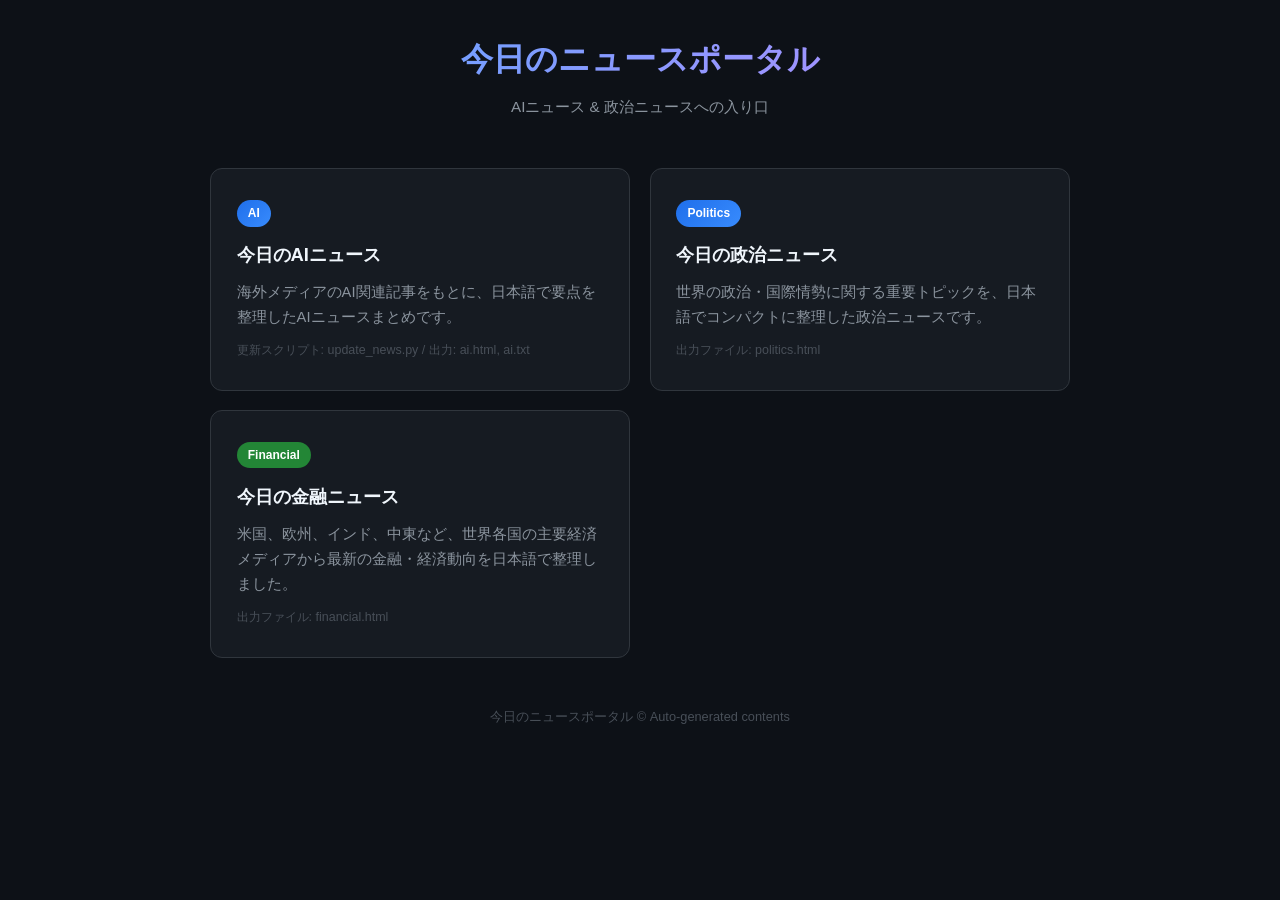
<file: index.html>
<!DOCTYPE html>
<html lang="ja">
<head>
  <meta charset="UTF-8">
  <meta name="viewport" content="width=device-width, initial-scale=1.0">
  <title>今日のニュースポータル</title>
  <link rel="stylesheet" href="style.css">
  <style>
    .source-row { display: flex; align-items: center; gap: 0.8rem; margin-top: 0.5rem; }
    .pub-time { color: #6e7681; font-size: 0.78rem; white-space: nowrap; }
    .updated-at { color: #6e7681; font-size: 0.85rem; margin-top: 0.2rem; }
    .site-name { color: #6e7681; font-size: 0.78rem; white-space: nowrap; }
  </style>
</head>
<body>
  <div class="container">
    <header>
      <h1>今日のニュースポータル</h1>
      <p class="date">AIニュース &amp; 政治ニュースへの入り口</p>
    </header>

    <div class="category-grid">
      <a class="category-card" href="ai.html">
        <div class="category-badge">AI</div>
        <div class="category-title">今日のAIニュース</div>
        <p class="category-desc">
          海外メディアのAI関連記事をもとに、日本語で要点を整理したAIニュースまとめです。
        </p>
        <p class="category-meta">更新スクリプト: update_news.py / 出力: ai.html, ai.txt</p>
      </a>

      <a class="category-card" href="politics.html">
        <div class="category-badge">Politics</div>
        <div class="category-title">今日の政治ニュース</div>
        <p class="category-desc">
          世界の政治・国際情勢に関する重要トピックを、日本語でコンパクトに整理した政治ニュースです。
        </p>
        <p class="category-meta">出力ファイル: politics.html</p>
      </a>

      <a class="category-card" href="financial.html">
        <div class="category-badge" style="background: #238636;">Financial</div>
        <div class="category-title">今日の金融ニュース</div>
        <p class="category-desc">
          米国、欧州、インド、中東など、世界各国の主要経済メディアから最新の金融・経済動向を日本語で整理しました。
        </p>
        <p class="category-meta">出力ファイル: financial.html</p>
      </a>
    </div>

    <footer>
      <p>今日のニュースポータル &copy; Auto-generated contents</p>
    </footer>
  </div>
</body>
</html>
</file>
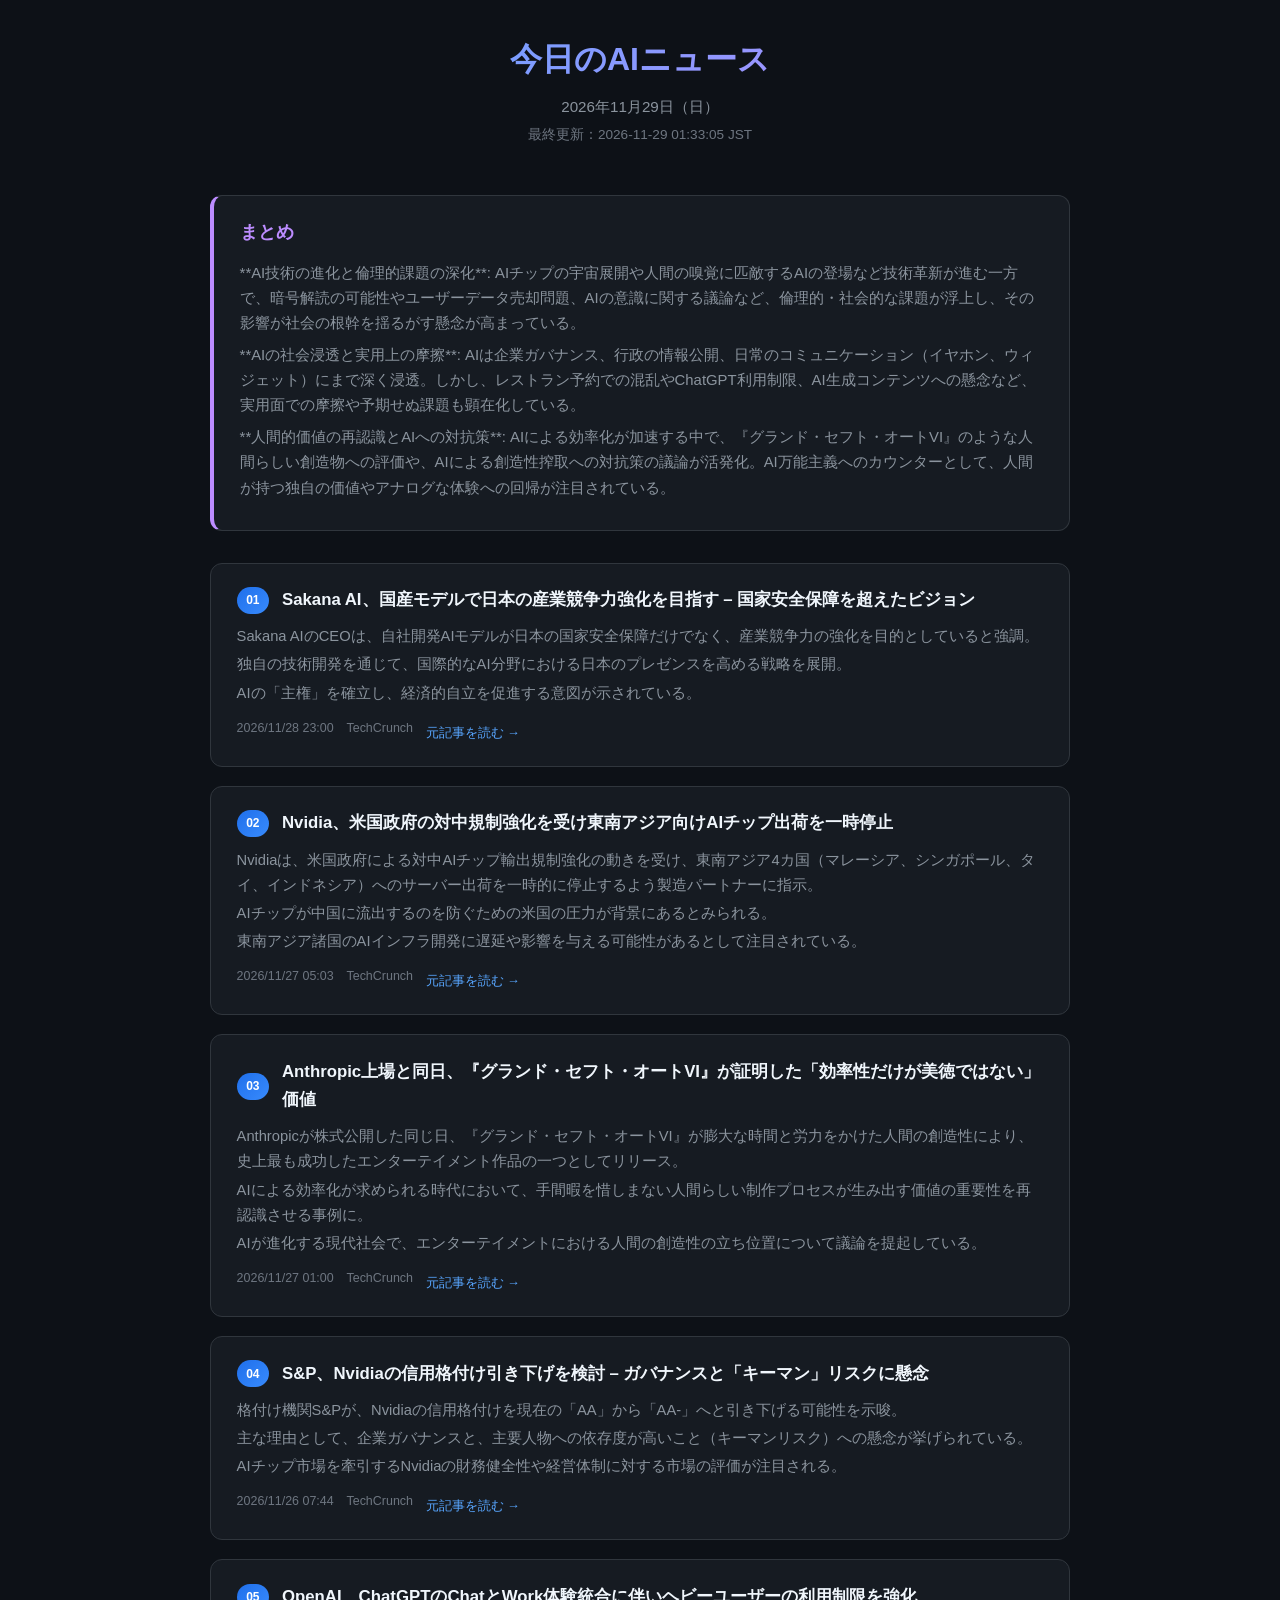
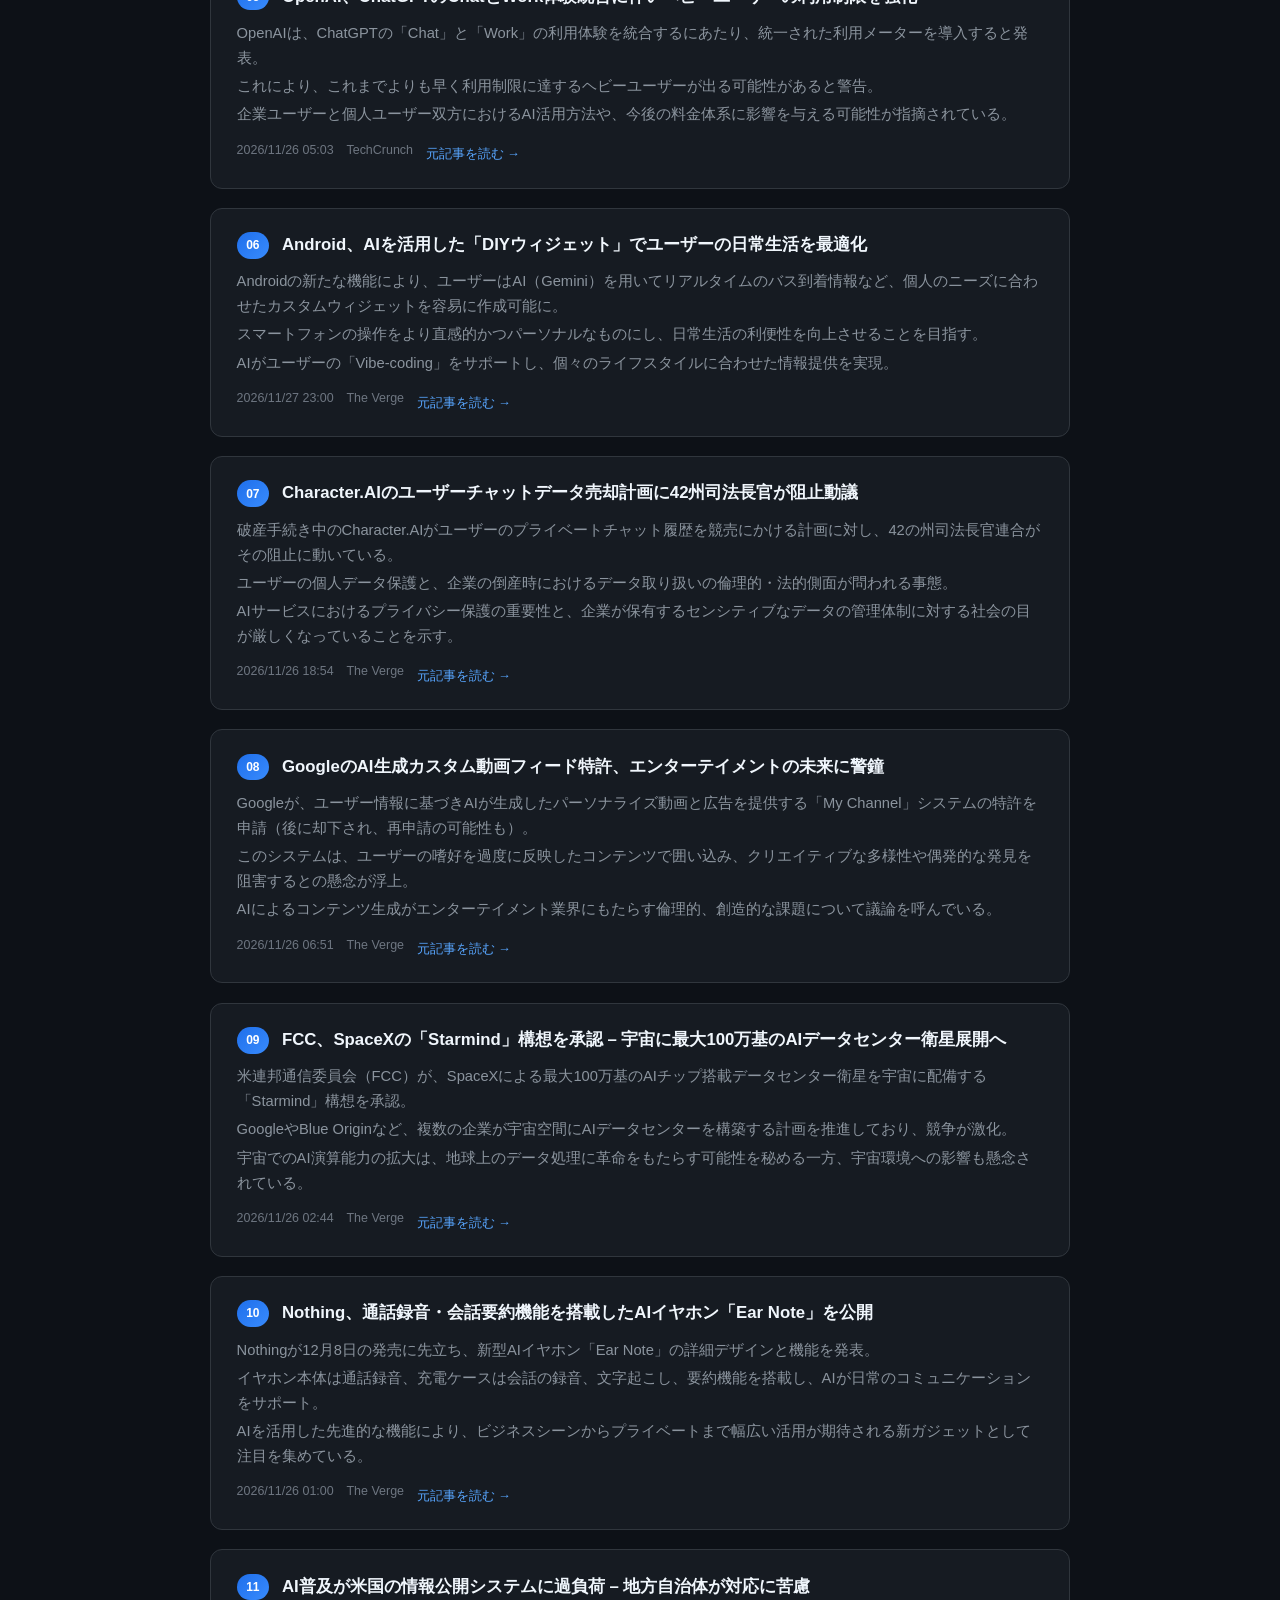
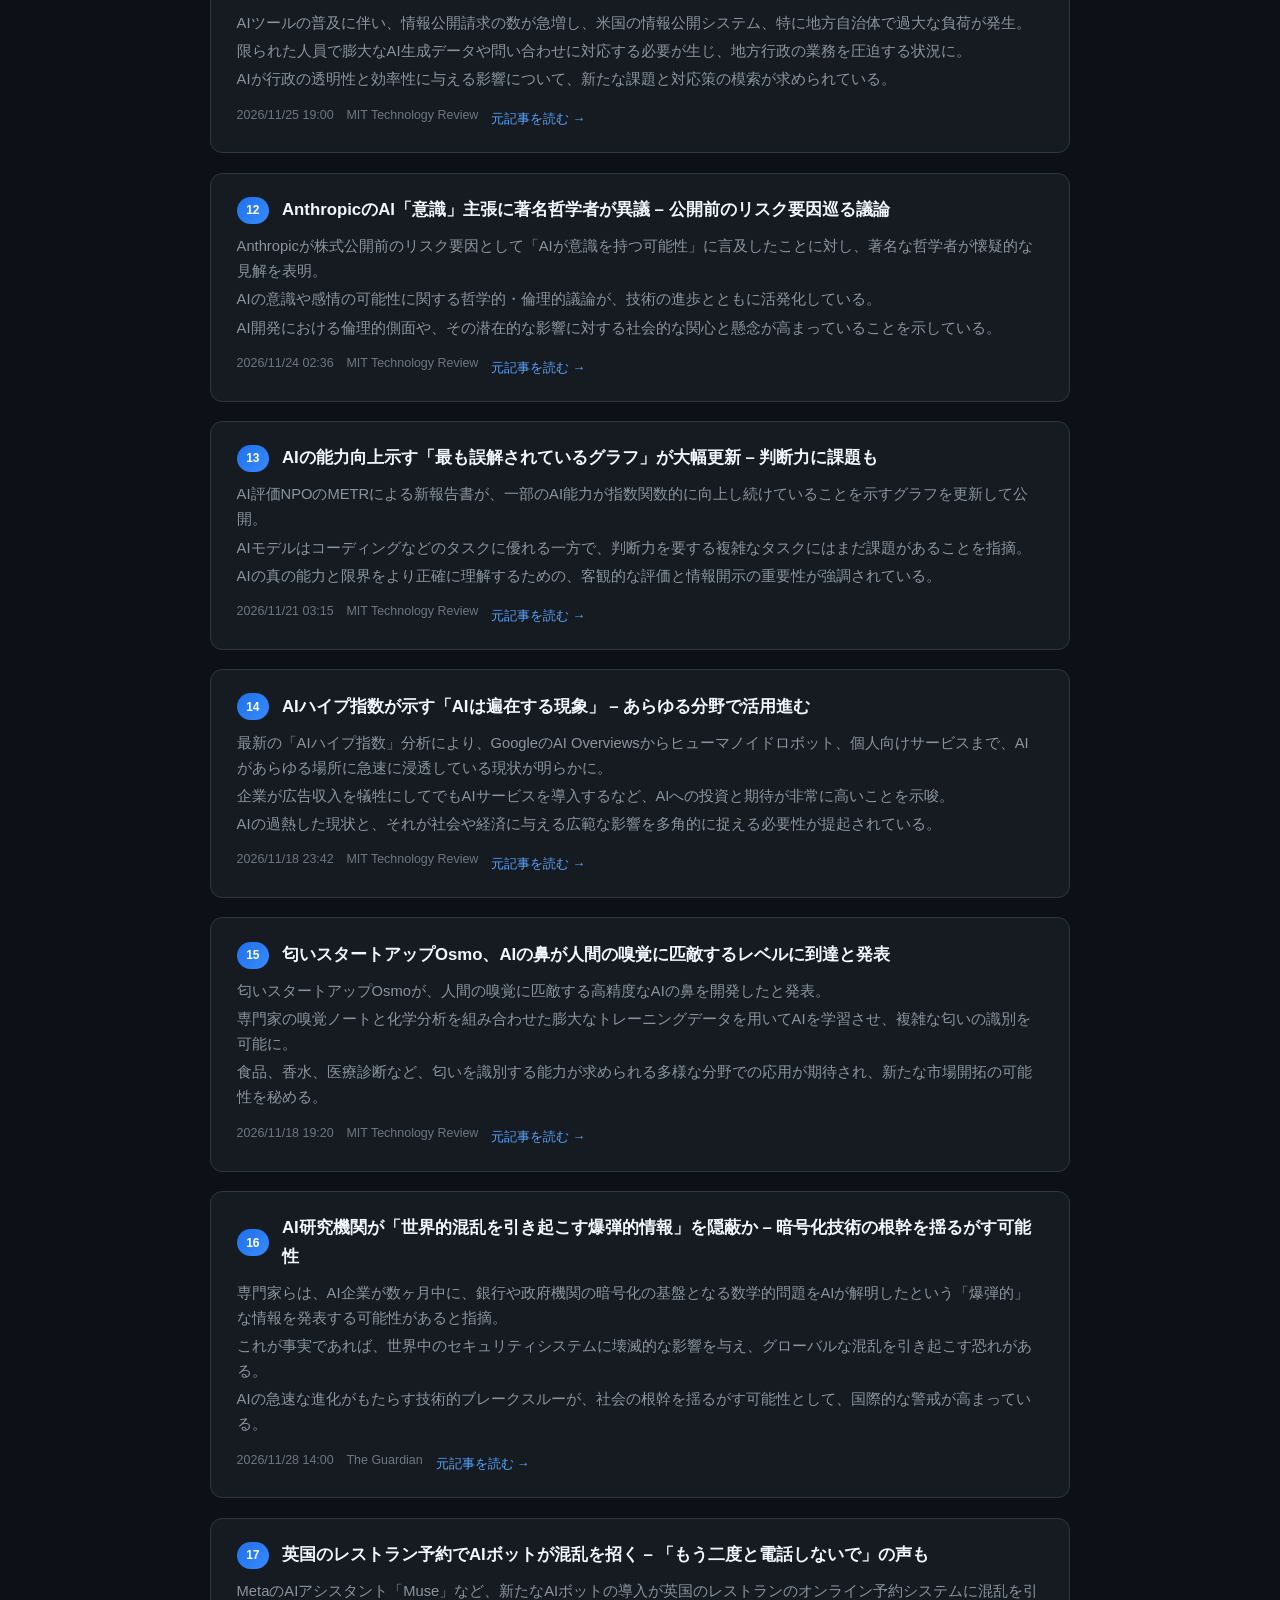
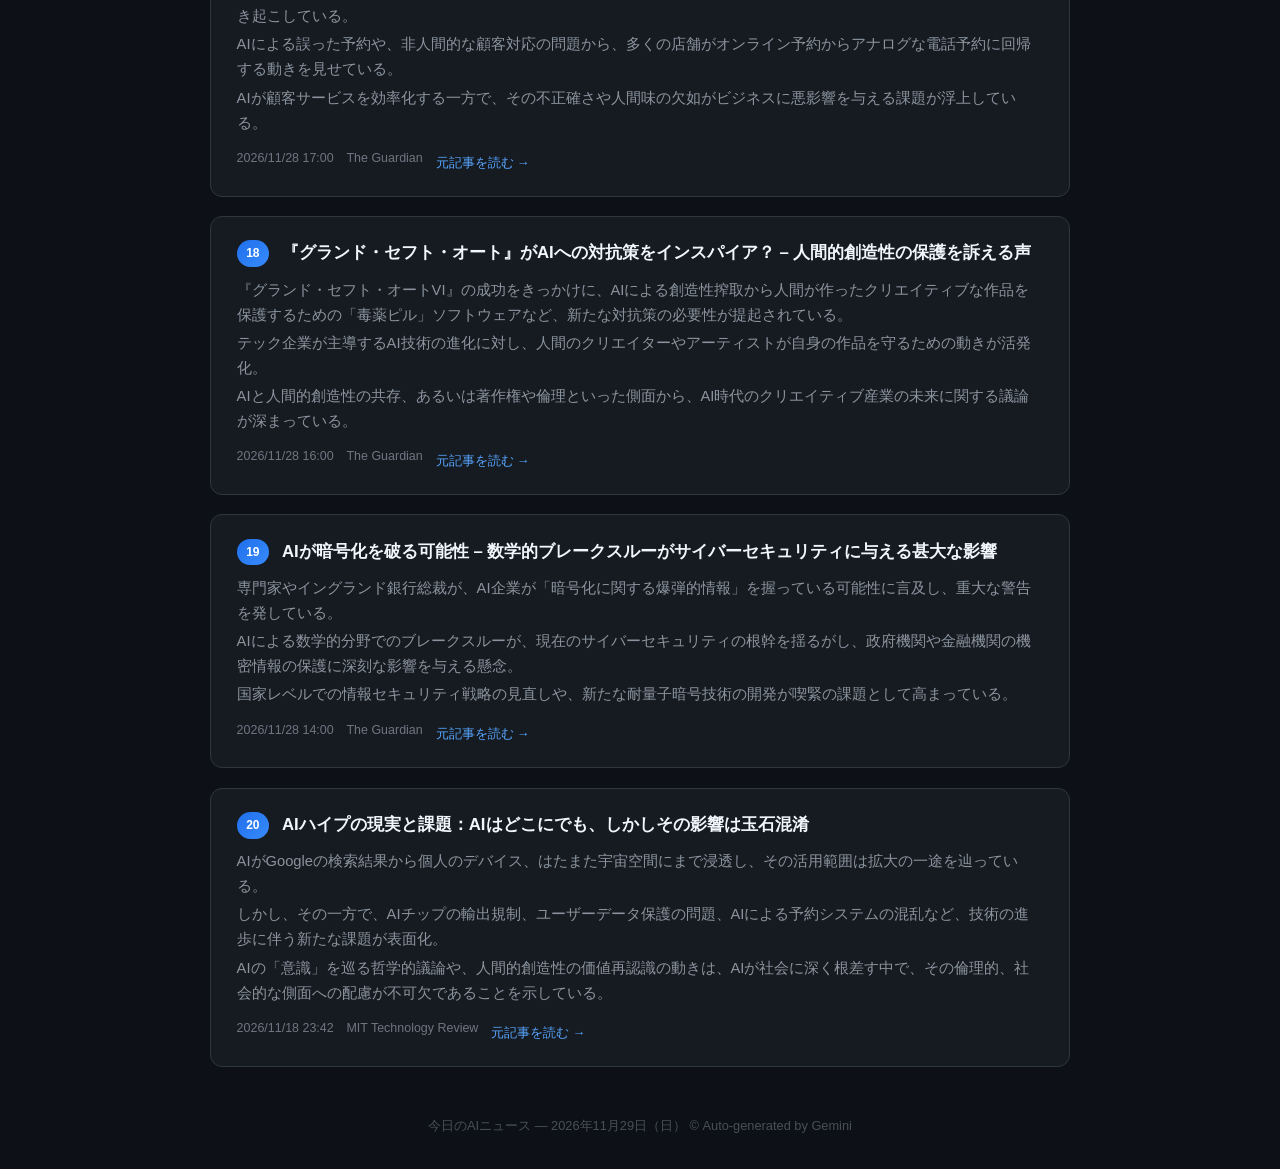
<file: ai.html>
<!DOCTYPE html>
<html lang="ja">
<head>
  <meta charset="UTF-8">
  <meta name="viewport" content="width=device-width, initial-scale=1.0">
  <title>今日のAIニュース - 2026年11月29日（日）</title>
  <link rel="stylesheet" href="style.css">
  <style>
    .source-row { display: flex; align-items: center; gap: 0.8rem; margin-top: 0.5rem; }
    .pub-time { color: #6e7681; font-size: 0.78rem; white-space: nowrap; }
    .updated-at { color: #6e7681; font-size: 0.85rem; margin-top: 0.2rem; }
    .site-name { color: #6e7681; font-size: 0.78rem; white-space: nowrap; }
  </style>
</head>
<body>
  <div class="container">
    <header>
      <h1>今日のAIニュース</h1>
      <p class="date">2026年11月29日（日）</p>
      <p class="updated-at">最終更新：2026-11-29 01:33:05 JST</p>
    </header>
    <div class="summary-section">
      <h3>まとめ</h3>
      <p>**AI技術の進化と倫理的課題の深化**: AIチップの宇宙展開や人間の嗅覚に匹敵するAIの登場など技術革新が進む一方で、暗号解読の可能性やユーザーデータ売却問題、AIの意識に関する議論など、倫理的・社会的な課題が浮上し、その影響が社会の根幹を揺るがす懸念が高まっている。</p>
      <p>**AIの社会浸透と実用上の摩擦**: AIは企業ガバナンス、行政の情報公開、日常のコミュニケーション（イヤホン、ウィジェット）にまで深く浸透。しかし、レストラン予約での混乱やChatGPT利用制限、AI生成コンテンツへの懸念など、実用面での摩擦や予期せぬ課題も顕在化している。</p>
      <p>**人間的価値の再認識とAIへの対抗策**: AIによる効率化が加速する中で、『グランド・セフト・オートVI』のような人間らしい創造物への評価や、AIによる創造性搾取への対抗策の議論が活発化。AI万能主義へのカウンターとして、人間が持つ独自の価値やアナログな体験への回帰が注目されている。</p>
    </div>
    <div class="news-grid">
      <div class="card"><div class="card-header"><span class="badge">01</span><h2>Sakana AI、国産モデルで日本の産業競争力強化を目指す – 国家安全保障を超えたビジョン</h2></div>        <p>Sakana AIのCEOは、自社開発AIモデルが日本の国家安全保障だけでなく、産業競争力の強化を目的としていると強調。</p>
        <p>独自の技術開発を通じて、国際的なAI分野における日本のプレゼンスを高める戦略を展開。</p>
        <p>AIの「主権」を確立し、経済的自立を促進する意図が示されている。</p>
        <div class="source-row"><span class="pub-time">2026/11/28 23:00</span><span class="site-name">TechCrunch</span><a class="source" href="https://techcrunch.com/2026/11/28/sakana-ais-ceo-says-its-homegrown-models-are-about-more-than-japans-national-security/" target="_blank">元記事を読む →</a></div></div>
      <div class="card"><div class="card-header"><span class="badge">02</span><h2>Nvidia、米国政府の対中規制強化を受け東南アジア向けAIチップ出荷を一時停止</h2></div>        <p>Nvidiaは、米国政府による対中AIチップ輸出規制強化の動きを受け、東南アジア4カ国（マレーシア、シンガポール、タイ、インドネシア）へのサーバー出荷を一時的に停止するよう製造パートナーに指示。</p>
        <p>AIチップが中国に流出するのを防ぐための米国の圧力が背景にあるとみられる。</p>
        <p>東南アジア諸国のAIインフラ開発に遅延や影響を与える可能性があるとして注目されている。</p>
        <div class="source-row"><span class="pub-time">2026/11/27 05:03</span><span class="site-name">TechCrunch</span><a class="source" href="https://techcrunch.com/2026/11/26/nvidia-hits-pause-on-chip-shipments-to-southeast-asia/" target="_blank">元記事を読む →</a></div></div>
      <div class="card"><div class="card-header"><span class="badge">03</span><h2>Anthropic上場と同日、『グランド・セフト・オートVI』が証明した「効率性だけが美徳ではない」価値</h2></div>        <p>Anthropicが株式公開した同じ日、『グランド・セフト・オートVI』が膨大な時間と労力をかけた人間の創造性により、史上最も成功したエンターテイメント作品の一つとしてリリース。</p>
        <p>AIによる効率化が求められる時代において、手間暇を惜しまない人間らしい制作プロセスが生み出す価値の重要性を再認識させる事例に。</p>
        <p>AIが進化する現代社会で、エンターテイメントにおける人間の創造性の立ち位置について議論を提起している。</p>
        <div class="source-row"><span class="pub-time">2026/11/27 01:00</span><span class="site-name">TechCrunch</span><a class="source" href="https://techcrunch.com/2026/11/26/as-anthropic-ipos-grand-theft-auto-vi-proves-why-efficiency-isnt-a-virtue/" target="_blank">元記事を読む →</a></div></div>
      <div class="card"><div class="card-header"><span class="badge">04</span><h2>S&P、Nvidiaの信用格付け引き下げを検討 – ガバナンスと「キーマン」リスクに懸念</h2></div>        <p>格付け機関S&Pが、Nvidiaの信用格付けを現在の「AA」から「AA-」へと引き下げる可能性を示唆。</p>
        <p>主な理由として、企業ガバナンスと、主要人物への依存度が高いこと（キーマンリスク）への懸念が挙げられている。</p>
        <p>AIチップ市場を牽引するNvidiaの財務健全性や経営体制に対する市場の評価が注目される。</p>
        <div class="source-row"><span class="pub-time">2026/11/26 07:44</span><span class="site-name">TechCrunch</span><a class="source" href="https://techcrunch.com/2026/11/25/sp-considers-nvidia-credit-downgrade-over-governance-and-key-man-risks/" target="_blank">元記事を読む →</a></div></div>
      <div class="card"><div class="card-header"><span class="badge">05</span><h2>OpenAI、ChatGPTのChatとWork体験統合に伴いヘビーユーザーの利用制限を強化</h2></div>        <p>OpenAIは、ChatGPTの「Chat」と「Work」の利用体験を統合するにあたり、統一された利用メーターを導入すると発表。</p>
        <p>これにより、これまでよりも早く利用制限に達するヘビーユーザーが出る可能性があると警告。</p>
        <p>企業ユーザーと個人ユーザー双方におけるAI活用方法や、今後の料金体系に影響を与える可能性が指摘されている。</p>
        <div class="source-row"><span class="pub-time">2026/11/26 05:03</span><span class="site-name">TechCrunch</span><a class="source" href="https://techcrunch.com/2026/11/25/openai-says-heavy-chatgpt-users-may-hit-limits-sooner-as-it-merges-chat-and-work/" target="_blank">元記事を読む →</a></div></div>
      <div class="card"><div class="card-header"><span class="badge">06</span><h2>Android、AIを活用した「DIYウィジェット」でユーザーの日常生活を最適化</h2></div>        <p>Androidの新たな機能により、ユーザーはAI（Gemini）を用いてリアルタイムのバス到着情報など、個人のニーズに合わせたカスタムウィジェットを容易に作成可能に。</p>
        <p>スマートフォンの操作をより直感的かつパーソナルなものにし、日常生活の利便性を向上させることを目指す。</p>
        <p>AIがユーザーの「Vibe-coding」をサポートし、個々のライフスタイルに合わせた情報提供を実現。</p>
        <div class="source-row"><span class="pub-time">2026/11/27 23:00</span><span class="site-name">The Verge</span><a class="source" href="https://www.theverge.com/tech/1041801/android-intelligence-create-my-widget-gemini" target="_blank">元記事を読む →</a></div></div>
      <div class="card"><div class="card-header"><span class="badge">07</span><h2>Character.AIのユーザーチャットデータ売却計画に42州司法長官が阻止動議</h2></div>        <p>破産手続き中のCharacter.AIがユーザーのプライベートチャット履歴を競売にかける計画に対し、42の州司法長官連合がその阻止に動いている。</p>
        <p>ユーザーの個人データ保護と、企業の倒産時におけるデータ取り扱いの倫理的・法的側面が問われる事態。</p>
        <p>AIサービスにおけるプライバシー保護の重要性と、企業が保有するセンシティブなデータの管理体制に対する社会の目が厳しくなっていることを示す。</p>
        <div class="source-row"><span class="pub-time">2026/11/26 18:54</span><span class="site-name">The Verge</span><a class="source" href="https://www.theverge.com/policy/1042620/character-ai-sale-state-ags-block-selling-users-chats" target="_blank">元記事を読む →</a></div></div>
      <div class="card"><div class="card-header"><span class="badge">08</span><h2>GoogleのAI生成カスタム動画フィード特許、エンターテイメントの未来に警鐘</h2></div>        <p>Googleが、ユーザー情報に基づきAIが生成したパーソナライズ動画と広告を提供する「My Channel」システムの特許を申請（後に却下され、再申請の可能性も）。</p>
        <p>このシステムは、ユーザーの嗜好を過度に反映したコンテンツで囲い込み、クリエイティブな多様性や偶発的な発見を阻害するとの懸念が浮上。</p>
        <p>AIによるコンテンツ生成がエンターテイメント業界にもたらす倫理的、創造的な課題について議論を呼んでいる。</p>
        <div class="source-row"><span class="pub-time">2026/11/26 06:51</span><span class="site-name">The Verge</span><a class="source" href="https://www.theverge.com/entertainment/1042221/google-my-channel-ai-video-patent" target="_blank">元記事を読む →</a></div></div>
      <div class="card"><div class="card-header"><span class="badge">09</span><h2>FCC、SpaceXの「Starmind」構想を承認 – 宇宙に最大100万基のAIデータセンター衛星展開へ</h2></div>        <p>米連邦通信委員会（FCC）が、SpaceXによる最大100万基のAIチップ搭載データセンター衛星を宇宙に配備する「Starmind」構想を承認。</p>
        <p>GoogleやBlue Originなど、複数の企業が宇宙空間にAIデータセンターを構築する計画を推進しており、競争が激化。</p>
        <p>宇宙でのAI演算能力の拡大は、地球上のデータ処理に革命をもたらす可能性を秘める一方、宇宙環境への影響も懸念されている。</p>
        <div class="source-row"><span class="pub-time">2026/11/26 02:44</span><span class="site-name">The Verge</span><a class="source" href="https://www.theverge.com/science/1042278/spacex-fcc-starmind-ai-space-data-centers" target="_blank">元記事を読む →</a></div></div>
      <div class="card"><div class="card-header"><span class="badge">10</span><h2>Nothing、通話録音・会話要約機能を搭載したAIイヤホン「Ear Note」を公開</h2></div>        <p>Nothingが12月8日の発売に先立ち、新型AIイヤホン「Ear Note」の詳細デザインと機能を発表。</p>
        <p>イヤホン本体は通話録音、充電ケースは会話の録音、文字起こし、要約機能を搭載し、AIが日常のコミュニケーションをサポート。</p>
        <p>AIを活用した先進的な機能により、ビジネスシーンからプライベートまで幅広い活用が期待される新ガジェットとして注目を集めている。</p>
        <div class="source-row"><span class="pub-time">2026/11/26 01:00</span><span class="site-name">The Verge</span><a class="source" href="https://www.theverge.com/gadgets/1042162/nothing-ear-note-ai-earbuds-reveal" target="_blank">元記事を読む →</a></div></div>
      <div class="card"><div class="card-header"><span class="badge">11</span><h2>AI普及が米国の情報公開システムに過負荷 – 地方自治体が対応に苦慮</h2></div>        <p>AIツールの普及に伴い、情報公開請求の数が急増し、米国の情報公開システム、特に地方自治体で過大な負荷が発生。</p>
        <p>限られた人員で膨大なAI生成データや問い合わせに対応する必要が生じ、地方行政の業務を圧迫する状況に。</p>
        <p>AIが行政の透明性と効率性に与える影響について、新たな課題と対応策の模索が求められている。</p>
        <div class="source-row"><span class="pub-time">2026/11/25 19:00</span><span class="site-name">MIT Technology Review</span><a class="source" href="https://www.technologyreview.com/2026/11/25/1149702/ai-is-straining-americas-open-records-systems/" target="_blank">元記事を読む →</a></div></div>
      <div class="card"><div class="card-header"><span class="badge">12</span><h2>AnthropicのAI「意識」主張に著名哲学者が異議 – 公開前のリスク要因巡る議論</h2></div>        <p>Anthropicが株式公開前のリスク要因として「AIが意識を持つ可能性」に言及したことに対し、著名な哲学者が懐疑的な見解を表明。</p>
        <p>AIの意識や感情の可能性に関する哲学的・倫理的議論が、技術の進歩とともに活発化している。</p>
        <p>AI開発における倫理的側面や、その潜在的な影響に対する社会的な関心と懸念が高まっていることを示している。</p>
        <div class="source-row"><span class="pub-time">2026/11/24 02:36</span><span class="site-name">MIT Technology Review</span><a class="source" href="https://www.technologyreview.com/2026/11/23/1149569/a-legendary-philosopher-isnt-buying-anthropics-consciousness-argument/" target="_blank">元記事を読む →</a></div></div>
      <div class="card"><div class="card-header"><span class="badge">13</span><h2>AIの能力向上示す「最も誤解されているグラフ」が大幅更新 – 判断力に課題も</h2></div>        <p>AI評価NPOのMETRによる新報告書が、一部のAI能力が指数関数的に向上し続けていることを示すグラフを更新して公開。</p>
        <p>AIモデルはコーディングなどのタスクに優れる一方で、判断力を要する複雑なタスクにはまだ課題があることを指摘。</p>
        <p>AIの真の能力と限界をより正確に理解するための、客観的な評価と情報開示の重要性が強調されている。</p>
        <div class="source-row"><span class="pub-time">2026/11/21 03:15</span><span class="site-name">MIT Technology Review</span><a class="source" href="https://www.technologyreview.com/2026/11/20/1149399/the-most-misunderstood-graph-in-ai-just-got-a-major-update/" target="_blank">元記事を読む →</a></div></div>
      <div class="card"><div class="card-header"><span class="badge">14</span><h2>AIハイプ指数が示す「AIは遍在する現象」 – あらゆる分野で活用進む</h2></div>        <p>最新の「AIハイプ指数」分析により、GoogleのAI Overviewsからヒューマノイドロボット、個人向けサービスまで、AIがあらゆる場所に急速に浸透している現状が明らかに。</p>
        <p>企業が広告収入を犠牲にしてでもAIサービスを導入するなど、AIへの投資と期待が非常に高いことを示唆。</p>
        <p>AIの過熱した現状と、それが社会や経済に与える広範な影響を多角的に捉える必要性が提起されている。</p>
        <div class="source-row"><span class="pub-time">2026/11/18 23:42</span><span class="site-name">MIT Technology Review</span><a class="source" href="https://www.technologyreview.com/2026/11/18/1148650/ai-hype-index-ai-is-everywhere/" target="_blank">元記事を読む →</a></div></div>
      <div class="card"><div class="card-header"><span class="badge">15</span><h2>匂いスタートアップOsmo、AIの鼻が人間の嗅覚に匹敵するレベルに到達と発表</h2></div>        <p>匂いスタートアップOsmoが、人間の嗅覚に匹敵する高精度なAIの鼻を開発したと発表。</p>
        <p>専門家の嗅覚ノートと化学分析を組み合わせた膨大なトレーニングデータを用いてAIを学習させ、複雑な匂いの識別を可能に。</p>
        <p>食品、香水、医療診断など、匂いを識別する能力が求められる多様な分野での応用が期待され、新たな市場開拓の可能性を秘める。</p>
        <div class="source-row"><span class="pub-time">2026/11/18 19:20</span><span class="site-name">MIT Technology Review</span><a class="source" href="https://www.technologyreview.com/2026/11/18/1148816/smell-startup-osmo-ai-nose-good-as-humans/" target="_blank">元記事を読む →</a></div></div>
      <div class="card"><div class="card-header"><span class="badge">16</span><h2>AI研究機関が「世界的混乱を引き起こす爆弾的情報」を隠蔽か – 暗号化技術の根幹を揺るがす可能性</h2></div>        <p>専門家らは、AI企業が数ヶ月中に、銀行や政府機関の暗号化の基盤となる数学的問題をAIが解明したという「爆弾的」な情報を発表する可能性があると指摘。</p>
        <p>これが事実であれば、世界中のセキュリティシステムに壊滅的な影響を与え、グローバルな混乱を引き起こす恐れがある。</p>
        <p>AIの急速な進化がもたらす技術的ブレークスルーが、社会の根幹を揺るがす可能性として、国際的な警戒が高まっている。</p>
        <div class="source-row"><span class="pub-time">2026/11/28 14:00</span><span class="site-name">The Guardian</span><a class="source" href="https://www.theguardian.com/technology/2026/nov/28/ai-artificial-intelligence-encryption-global-chaos" target="_blank">元記事を読む →</a></div></div>
      <div class="card"><div class="card-header"><span class="badge">17</span><h2>英国のレストラン予約でAIボットが混乱を招く – 「もう二度と電話しないで」の声も</h2></div>        <p>MetaのAIアシスタント「Muse」など、新たなAIボットの導入が英国のレストランのオンライン予約システムに混乱を引き起こしている。</p>
        <p>AIによる誤った予約や、非人間的な顧客対応の問題から、多くの店舗がオンライン予約からアナログな電話予約に回帰する動きを見せている。</p>
        <p>AIが顧客サービスを効率化する一方で、その不正確さや人間味の欠如がビジネスに悪影響を与える課題が浮上している。</p>
        <div class="source-row"><span class="pub-time">2026/11/28 17:00</span><span class="site-name">The Guardian</span><a class="source" href="https://www.theguardian.com/business/2026/nov/28/ai-bots-wreak-havoc-uk-restaurant-bookings-meta-muse" target="_blank">元記事を読む →</a></div></div>
      <div class="card"><div class="card-header"><span class="badge">18</span><h2>『グランド・セフト・オート』がAIへの対抗策をインスパイア？ – 人間的創造性の保護を訴える声</h2></div>        <p>『グランド・セフト・オートVI』の成功をきっかけに、AIによる創造性搾取から人間が作ったクリエイティブな作品を保護するための「毒薬ピル」ソフトウェアなど、新たな対抗策の必要性が提起されている。</p>
        <p>テック企業が主導するAI技術の進化に対し、人間のクリエイターやアーティストが自身の作品を守るための動きが活発化。</p>
        <p>AIと人間的創造性の共存、あるいは著作権や倫理といった側面から、AI時代のクリエイティブ産業の未来に関する議論が深まっている。</p>
        <div class="source-row"><span class="pub-time">2026/11/28 16:00</span><span class="site-name">The Guardian</span><a class="source" href="https://www.theguardian.com/commentisfree/2026/nov/28/grand-theft-anthropic-gta-fightback-against-ai" target="_blank">元記事を読む →</a></div></div>
      <div class="card"><div class="card-header"><span class="badge">19</span><h2>AIが暗号化を破る可能性 – 数学的ブレークスルーがサイバーセキュリティに与える甚大な影響</h2></div>        <p>専門家やイングランド銀行総裁が、AI企業が「暗号化に関する爆弾的情報」を握っている可能性に言及し、重大な警告を発している。</p>
        <p>AIによる数学的分野でのブレークスルーが、現在のサイバーセキュリティの根幹を揺るがし、政府機関や金融機関の機密情報の保護に深刻な影響を与える懸念。</p>
        <p>国家レベルでの情報セキュリティ戦略の見直しや、新たな耐量子暗号技術の開発が喫緊の課題として高まっている。</p>
        <div class="source-row"><span class="pub-time">2026/11/28 14:00</span><span class="site-name">The Guardian</span><a class="source" href="https://www.theguardian.com/technology/2026/nov/28/could-ai-break-encryption-what-mathematical-breakthroughs-mean-for-cybersecurity" target="_blank">元記事を読む →</a></div></div>
      <div class="card"><div class="card-header"><span class="badge">20</span><h2>AIハイプの現実と課題：AIはどこにでも、しかしその影響は玉石混淆</h2></div>        <p>AIがGoogleの検索結果から個人のデバイス、はたまた宇宙空間にまで浸透し、その活用範囲は拡大の一途を辿っている。</p>
        <p>しかし、その一方で、AIチップの輸出規制、ユーザーデータ保護の問題、AIによる予約システムの混乱など、技術の進歩に伴う新たな課題が表面化。</p>
        <p>AIの「意識」を巡る哲学的議論や、人間的創造性の価値再認識の動きは、AIが社会に深く根差す中で、その倫理的、社会的な側面への配慮が不可欠であることを示している。</p>
        <div class="source-row"><span class="pub-time">2026/11/18 23:42</span><span class="site-name">MIT Technology Review</span><a class="source" href="https://www.technologyreview.com/2026/11/18/1148650/ai-hype-index-ai-is-everywhere/" target="_blank">元記事を読む →</a></div></div>

    </div>
    <footer>
      <p>今日のAIニュース &mdash; 2026年11月29日（日） &copy; Auto-generated by Gemini</p>
    </footer>
  </div>
</body>
</html>
</file>
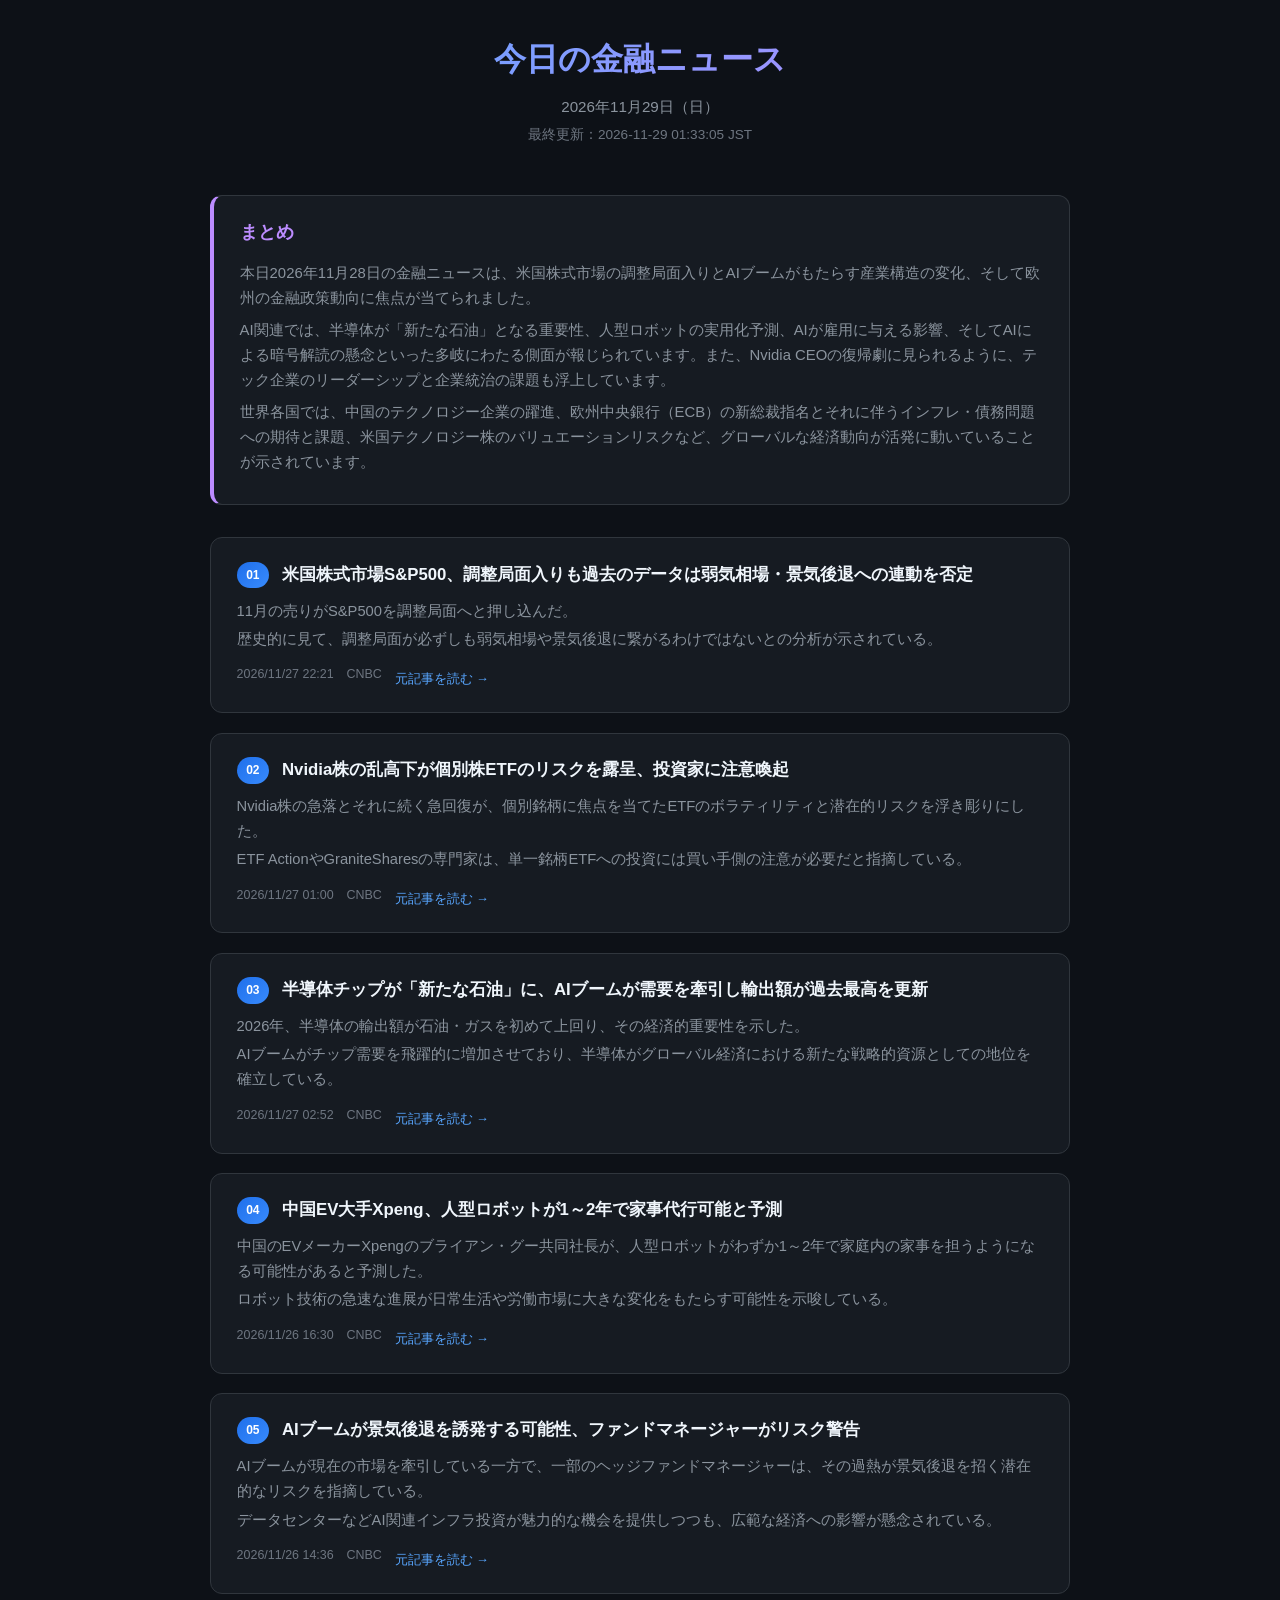
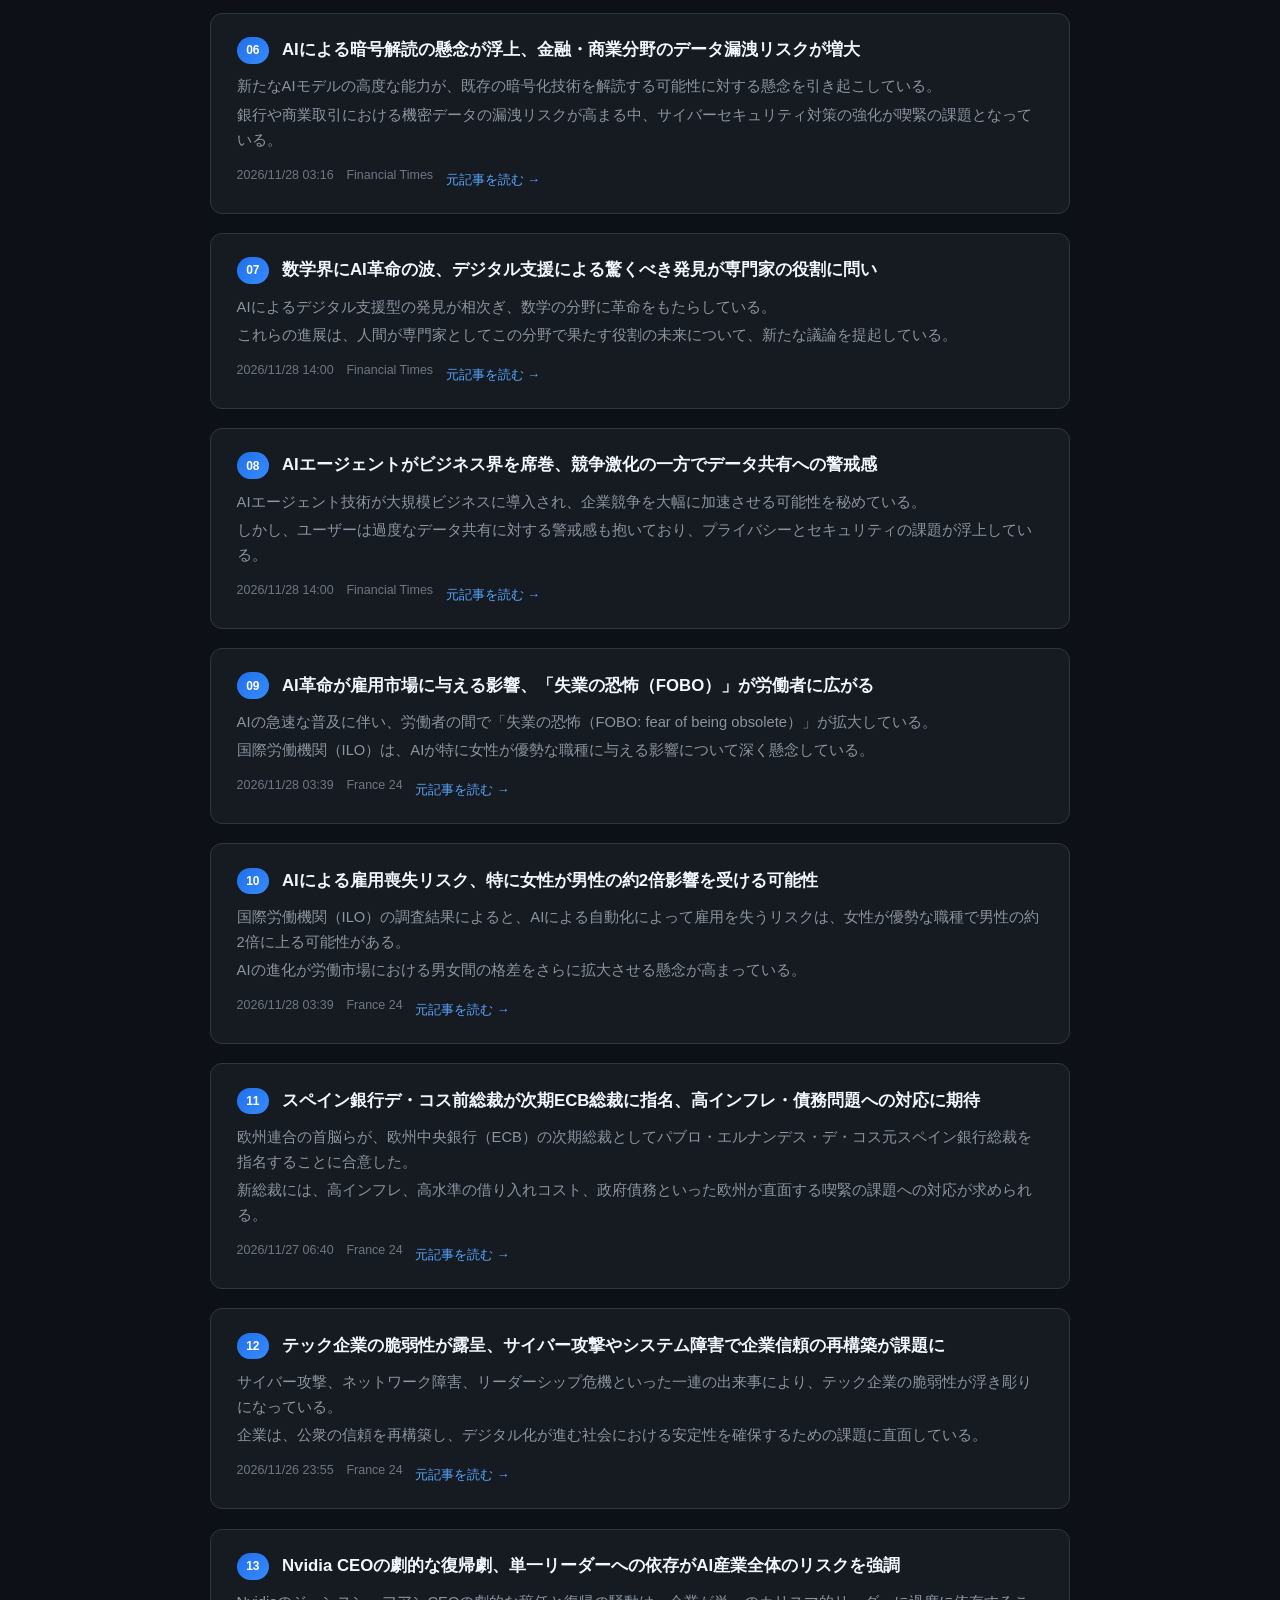
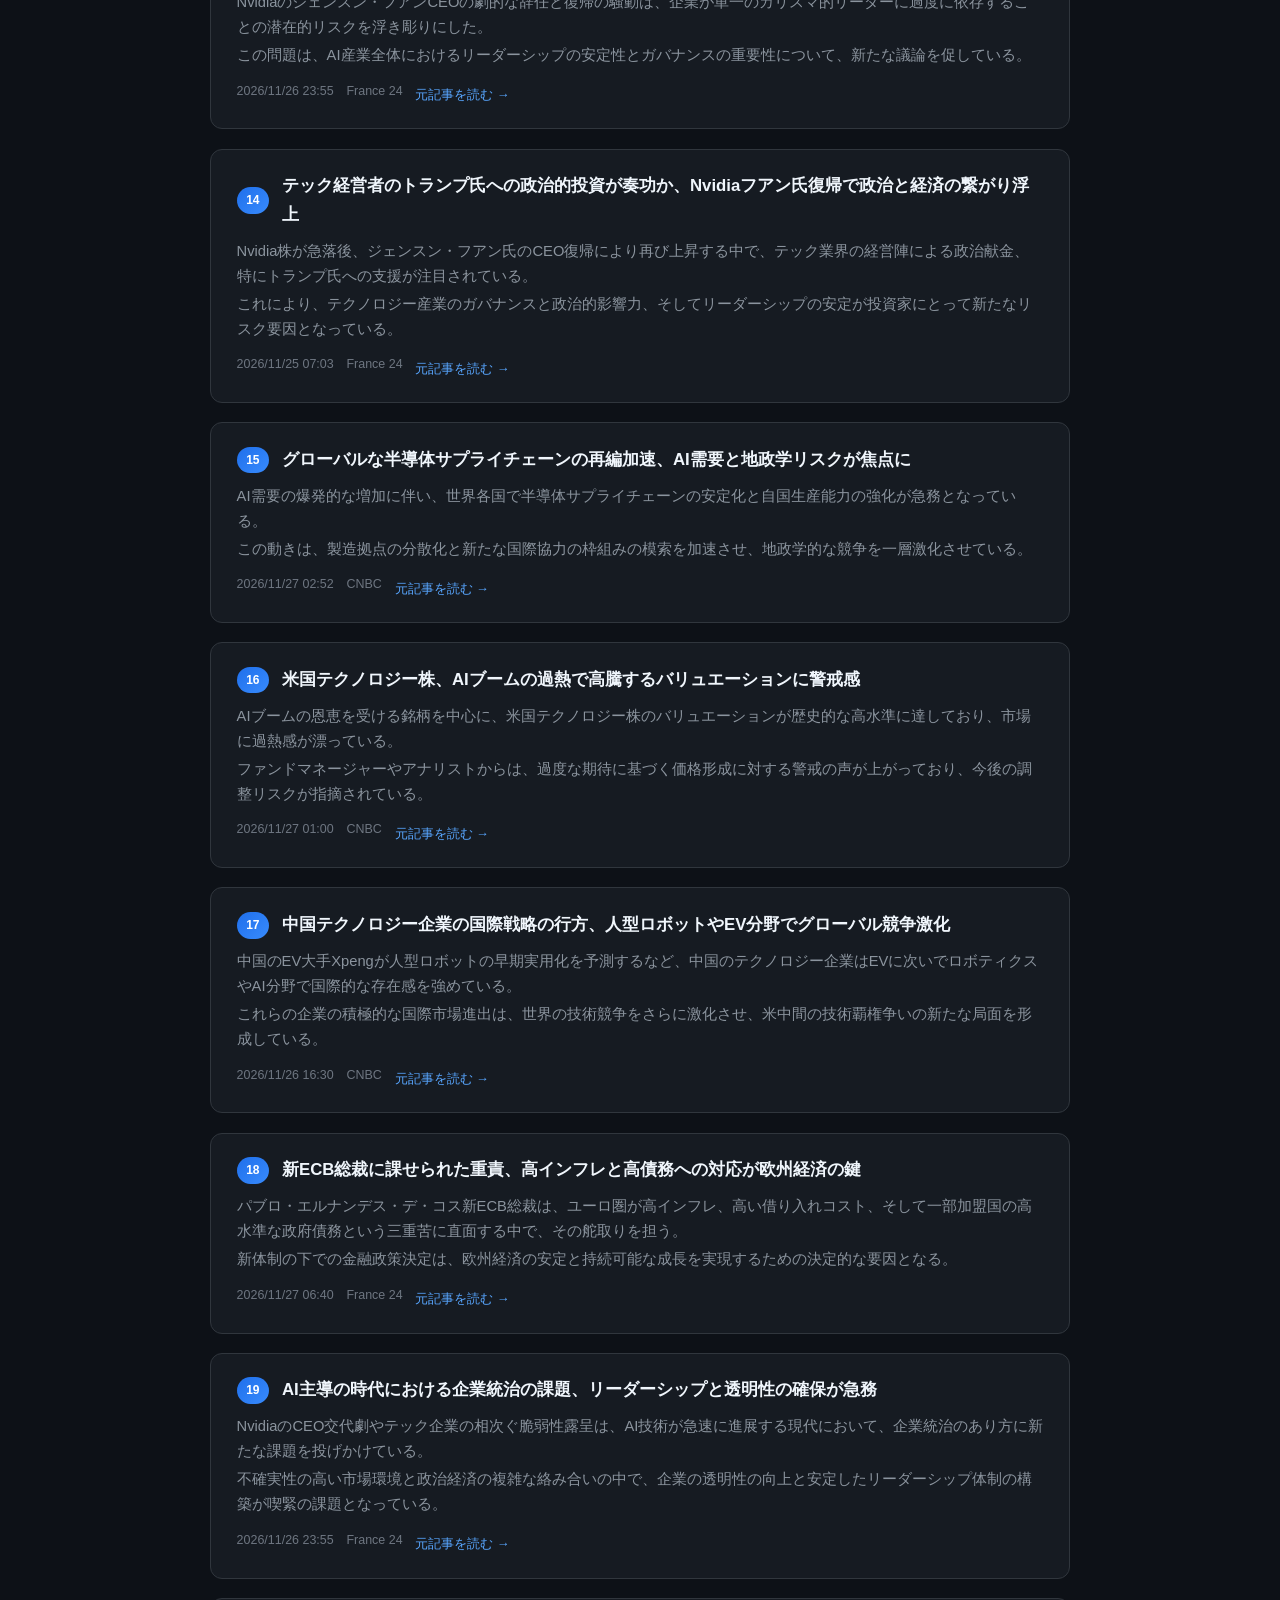
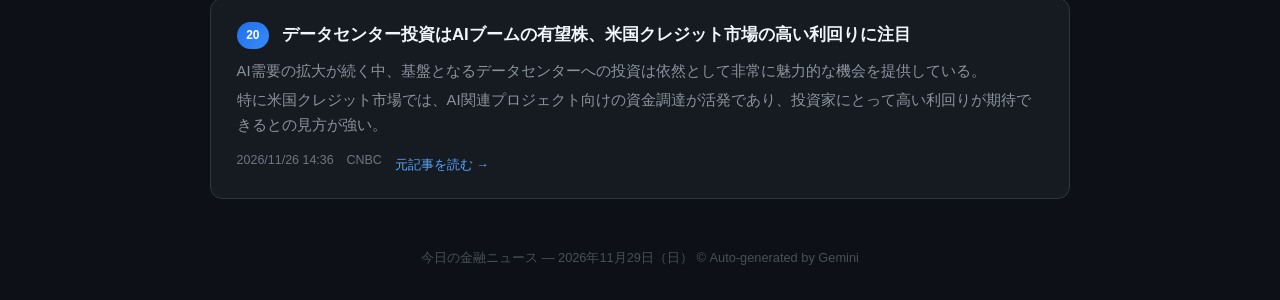
<file: financial.html>
<!DOCTYPE html>
<html lang="ja">
<head>
  <meta charset="UTF-8">
  <meta name="viewport" content="width=device-width, initial-scale=1.0">
  <title>今日の金融ニュース - 2026年11月29日（日）</title>
  <link rel="stylesheet" href="style.css">
  <style>
    .source-row { display: flex; align-items: center; gap: 0.8rem; margin-top: 0.5rem; }
    .pub-time { color: #6e7681; font-size: 0.78rem; white-space: nowrap; }
    .updated-at { color: #6e7681; font-size: 0.85rem; margin-top: 0.2rem; }
    .site-name { color: #6e7681; font-size: 0.78rem; white-space: nowrap; }
  </style>
</head>
<body>
  <div class="container">
    <header>
      <h1>今日の金融ニュース</h1>
      <p class="date">2026年11月29日（日）</p>
      <p class="updated-at">最終更新：2026-11-29 01:33:05 JST</p>
    </header>
    <div class="summary-section">
      <h3>まとめ</h3>
      <p>本日2026年11月28日の金融ニュースは、米国株式市場の調整局面入りとAIブームがもたらす産業構造の変化、そして欧州の金融政策動向に焦点が当てられました。</p>
      <p>AI関連では、半導体が「新たな石油」となる重要性、人型ロボットの実用化予測、AIが雇用に与える影響、そしてAIによる暗号解読の懸念といった多岐にわたる側面が報じられています。また、Nvidia CEOの復帰劇に見られるように、テック企業のリーダーシップと企業統治の課題も浮上しています。</p>
      <p>世界各国では、中国のテクノロジー企業の躍進、欧州中央銀行（ECB）の新総裁指名とそれに伴うインフレ・債務問題への期待と課題、米国テクノロジー株のバリュエーションリスクなど、グローバルな経済動向が活発に動いていることが示されています。</p>
    </div>
    <div class="news-grid">
      <div class="card"><div class="card-header"><span class="badge">01</span><h2>米国株式市場S&P500、調整局面入りも過去のデータは弱気相場・景気後退への連動を否定</h2></div>        <p>11月の売りがS&P500を調整局面へと押し込んだ。</p>
        <p>歴史的に見て、調整局面が必ずしも弱気相場や景気後退に繋がるわけではないとの分析が示されている。</p>
        <div class="source-row"><span class="pub-time">2026/11/27 22:21</span><span class="site-name">CNBC</span><a class="source" href="https://www.cnbc.com/2026/11/27/the-sp-500-is-in-a-correction-bear-markets-and-recessions-dont-always-follow.html" target="_blank">元記事を読む →</a></div></div>
      <div class="card"><div class="card-header"><span class="badge">02</span><h2>Nvidia株の乱高下が個別株ETFのリスクを露呈、投資家に注意喚起</h2></div>        <p>Nvidia株の急落とそれに続く急回復が、個別銘柄に焦点を当てたETFのボラティリティと潜在的リスクを浮き彫りにした。</p>
        <p>ETF ActionやGraniteSharesの専門家は、単一銘柄ETFへの投資には買い手側の注意が必要だと指摘している。</p>
        <div class="source-row"><span class="pub-time">2026/11/27 01:00</span><span class="site-name">CNBC</span><a class="source" href="https://www.cnbc.com/2026/11/26/nvidias-volatile-swings-expose-risks-of-single-stock-etfs.html" target="_blank">元記事を読む →</a></div></div>
      <div class="card"><div class="card-header"><span class="badge">03</span><h2>半導体チップが「新たな石油」に、AIブームが需要を牽引し輸出額が過去最高を更新</h2></div>        <p>2026年、半導体の輸出額が石油・ガスを初めて上回り、その経済的重要性を示した。</p>
        <p>AIブームがチップ需要を飛躍的に増加させており、半導体がグローバル経済における新たな戦略的資源としての地位を確立している。</p>
        <div class="source-row"><span class="pub-time">2026/11/27 02:52</span><span class="site-name">CNBC</span><a class="source" href="https://www.cnbc.com/2026/11/26/semiconductor-chips-are-the-new-oil-heres-why.html" target="_blank">元記事を読む →</a></div></div>
      <div class="card"><div class="card-header"><span class="badge">04</span><h2>中国EV大手Xpeng、人型ロボットが1～2年で家事代行可能と予測</h2></div>        <p>中国のEVメーカーXpengのブライアン・グー共同社長が、人型ロボットがわずか1～2年で家庭内の家事を担うようになる可能性があると予測した。</p>
        <p>ロボット技術の急速な進展が日常生活や労働市場に大きな変化をもたらす可能性を示唆している。</p>
        <div class="source-row"><span class="pub-time">2026/11/26 16:30</span><span class="site-name">CNBC</span><a class="source" href="https://www.cnbc.com/2026/11/26/china-ev-xpeng-humanoid-robots-household-chores.html" target="_blank">元記事を読む →</a></div></div>
      <div class="card"><div class="card-header"><span class="badge">05</span><h2>AIブームが景気後退を誘発する可能性、ファンドマネージャーがリスク警告</h2></div>        <p>AIブームが現在の市場を牽引している一方で、一部のヘッジファンドマネージャーは、その過熱が景気後退を招く潜在的なリスクを指摘している。</p>
        <p>データセンターなどAI関連インフラ投資が魅力的な機会を提供しつつも、広範な経済への影響が懸念されている。</p>
        <div class="source-row"><span class="pub-time">2026/11/26 14:36</span><span class="site-name">CNBC</span><a class="source" href="https://www.cnbc.com/2026/11/26/mispricing-risk-fund-managers-ai-volatility.html" target="_blank">元記事を読む →</a></div></div>
      <div class="card"><div class="card-header"><span class="badge">06</span><h2>AIによる暗号解読の懸念が浮上、金融・商業分野のデータ漏洩リスクが増大</h2></div>        <p>新たなAIモデルの高度な能力が、既存の暗号化技術を解読する可能性に対する懸念を引き起こしている。</p>
        <p>銀行や商業取引における機密データの漏洩リスクが高まる中、サイバーセキュリティ対策の強化が喫緊の課題となっている。</p>
        <div class="source-row"><span class="pub-time">2026/11/28 03:16</span><span class="site-name">Financial Times</span><a class="source" href="https://www.ft.com/content/1a29e62d-b18d-4bad-937d-34f3eae0587a?syn-25a6b1a6=1" target="_blank">元記事を読む →</a></div></div>
      <div class="card"><div class="card-header"><span class="badge">07</span><h2>数学界にAI革命の波、デジタル支援による驚くべき発見が専門家の役割に問い</h2></div>        <p>AIによるデジタル支援型の発見が相次ぎ、数学の分野に革命をもたらしている。</p>
        <p>これらの進展は、人間が専門家としてこの分野で果たす役割の未来について、新たな議論を提起している。</p>
        <div class="source-row"><span class="pub-time">2026/11/28 14:00</span><span class="site-name">Financial Times</span><a class="source" href="https://www.ft.com/content/f27646d1-d8f2-4592-8d0e-bcce6c6da061?syn-25a6b1a6=1" target="_blank">元記事を読む →</a></div></div>
      <div class="card"><div class="card-header"><span class="badge">08</span><h2>AIエージェントがビジネス界を席巻、競争激化の一方でデータ共有への警戒感</h2></div>        <p>AIエージェント技術が大規模ビジネスに導入され、企業競争を大幅に加速させる可能性を秘めている。</p>
        <p>しかし、ユーザーは過度なデータ共有に対する警戒感も抱いており、プライバシーとセキュリティの課題が浮上している。</p>
        <div class="source-row"><span class="pub-time">2026/11/28 14:00</span><span class="site-name">Financial Times</span><a class="source" href="https://www.ft.com/content/c9de05b8-0916-436a-87fc-40337067b0d2?syn-25a6b1a6=1" target="_blank">元記事を読む →</a></div></div>
      <div class="card"><div class="card-header"><span class="badge">09</span><h2>AI革命が雇用市場に与える影響、「失業の恐怖（FOBO）」が労働者に広がる</h2></div>        <p>AIの急速な普及に伴い、労働者の間で「失業の恐怖（FOBO: fear of being obsolete）」が拡大している。</p>
        <p>国際労働機関（ILO）は、AIが特に女性が優勢な職種に与える影響について深く懸念している。</p>
        <div class="source-row"><span class="pub-time">2026/11/28 03:39</span><span class="site-name">France 24</span><a class="source" href="https://www.france24.com/en/tv-shows/the-51/20261127-the-ai-revolution-will-i-lose-my-job" target="_blank">元記事を読む →</a></div></div>
      <div class="card"><div class="card-header"><span class="badge">10</span><h2>AIによる雇用喪失リスク、特に女性が男性の約2倍影響を受ける可能性</h2></div>        <p>国際労働機関（ILO）の調査結果によると、AIによる自動化によって雇用を失うリスクは、女性が優勢な職種で男性の約2倍に上る可能性がある。</p>
        <p>AIの進化が労働市場における男女間の格差をさらに拡大させる懸念が高まっている。</p>
        <div class="source-row"><span class="pub-time">2026/11/28 03:39</span><span class="site-name">France 24</span><a class="source" href="https://www.france24.com/en/tv-shows/the-51/20261127-the-ai-revolution-will-i-lose-my-job" target="_blank">元記事を読む →</a></div></div>
      <div class="card"><div class="card-header"><span class="badge">11</span><h2>スペイン銀行デ・コス前総裁が次期ECB総裁に指名、高インフレ・債務問題への対応に期待</h2></div>        <p>欧州連合の首脳らが、欧州中央銀行（ECB）の次期総裁としてパブロ・エルナンデス・デ・コス元スペイン銀行総裁を指名することに合意した。</p>
        <p>新総裁には、高インフレ、高水準の借り入れコスト、政府債務といった欧州が直面する喫緊の課題への対応が求められる。</p>
        <div class="source-row"><span class="pub-time">2026/11/27 06:40</span><span class="site-name">France 24</span><a class="source" href="https://www.france24.com/en/spain-s-de-cos-chosen-as-next-ecb-president" target="_blank">元記事を読む →</a></div></div>
      <div class="card"><div class="card-header"><span class="badge">12</span><h2>テック企業の脆弱性が露呈、サイバー攻撃やシステム障害で企業信頼の再構築が課題に</h2></div>        <p>サイバー攻撃、ネットワーク障害、リーダーシップ危機といった一連の出来事により、テック企業の脆弱性が浮き彫りになっている。</p>
        <p>企業は、公衆の信頼を再構築し、デジタル化が進む社会における安定性を確保するための課題に直面している。</p>
        <div class="source-row"><span class="pub-time">2026/11/26 23:55</span><span class="site-name">France 24</span><a class="source" href="https://www.france24.com/en/tv-shows/people-profit/20261126-from-leadership-crises-to-tech-outages-can-corporations-rebuild-public-trust" target="_blank">元記事を読む →</a></div></div>
      <div class="card"><div class="card-header"><span class="badge">13</span><h2>Nvidia CEOの劇的な復帰劇、単一リーダーへの依存がAI産業全体のリスクを強調</h2></div>        <p>Nvidiaのジェンスン・フアンCEOの劇的な辞任と復帰の騒動は、企業が単一のカリスマ的リーダーに過度に依存することの潜在的リスクを浮き彫りにした。</p>
        <p>この問題は、AI産業全体におけるリーダーシップの安定性とガバナンスの重要性について、新たな議論を促している。</p>
        <div class="source-row"><span class="pub-time">2026/11/26 23:55</span><span class="site-name">France 24</span><a class="source" href="https://www.france24.com/en/tv-shows/people-profit/20261126-from-leadership-crises-to-tech-outages-can-corporations-rebuild-public-trust" target="_blank">元記事を読む →</a></div></div>
      <div class="card"><div class="card-header"><span class="badge">14</span><h2>テック経営者のトランプ氏への政治的投資が奏功か、Nvidiaフアン氏復帰で政治と経済の繋がり浮上</h2></div>        <p>Nvidia株が急落後、ジェンスン・フアン氏のCEO復帰により再び上昇する中で、テック業界の経営陣による政治献金、特にトランプ氏への支援が注目されている。</p>
        <p>これにより、テクノロジー産業のガバナンスと政治的影響力、そしてリーダーシップの安定が投資家にとって新たなリスク要因となっている。</p>
        <div class="source-row"><span class="pub-time">2026/11/25 07:03</span><span class="site-name">France 24</span><a class="source" href="https://www.france24.com/en/tv-shows/a-propos/20261124-tech-executives-investment-in-trump-clearly-paying-off-as-huang-reinstated-at-nvidia" target="_blank">元記事を読む →</a></div></div>
      <div class="card"><div class="card-header"><span class="badge">15</span><h2>グローバルな半導体サプライチェーンの再編加速、AI需要と地政学リスクが焦点に</h2></div>        <p>AI需要の爆発的な増加に伴い、世界各国で半導体サプライチェーンの安定化と自国生産能力の強化が急務となっている。</p>
        <p>この動きは、製造拠点の分散化と新たな国際協力の枠組みの模索を加速させ、地政学的な競争を一層激化させている。</p>
        <div class="source-row"><span class="pub-time">2026/11/27 02:52</span><span class="site-name">CNBC</span><a class="source" href="https://www.cnbc.com/2026/11/26/semiconductor-chips-are-the-new-oil-heres-why.html" target="_blank">元記事を読む →</a></div></div>
      <div class="card"><div class="card-header"><span class="badge">16</span><h2>米国テクノロジー株、AIブームの過熱で高騰するバリュエーションに警戒感</h2></div>        <p>AIブームの恩恵を受ける銘柄を中心に、米国テクノロジー株のバリュエーションが歴史的な高水準に達しており、市場に過熱感が漂っている。</p>
        <p>ファンドマネージャーやアナリストからは、過度な期待に基づく価格形成に対する警戒の声が上がっており、今後の調整リスクが指摘されている。</p>
        <div class="source-row"><span class="pub-time">2026/11/27 01:00</span><span class="site-name">CNBC</span><a class="source" href="https://www.cnbc.com/2026/11/26/nvidias-volatile-swings-expose-risks-of-single-stock-etfs.html" target="_blank">元記事を読む →</a></div></div>
      <div class="card"><div class="card-header"><span class="badge">17</span><h2>中国テクノロジー企業の国際戦略の行方、人型ロボットやEV分野でグローバル競争激化</h2></div>        <p>中国のEV大手Xpengが人型ロボットの早期実用化を予測するなど、中国のテクノロジー企業はEVに次いでロボティクスやAI分野で国際的な存在感を強めている。</p>
        <p>これらの企業の積極的な国際市場進出は、世界の技術競争をさらに激化させ、米中間の技術覇権争いの新たな局面を形成している。</p>
        <div class="source-row"><span class="pub-time">2026/11/26 16:30</span><span class="site-name">CNBC</span><a class="source" href="https://www.cnbc.com/2026/11/26/china-ev-xpeng-humanoid-robots-household-chores.html" target="_blank">元記事を読む →</a></div></div>
      <div class="card"><div class="card-header"><span class="badge">18</span><h2>新ECB総裁に課せられた重責、高インフレと高債務への対応が欧州経済の鍵</h2></div>        <p>パブロ・エルナンデス・デ・コス新ECB総裁は、ユーロ圏が高インフレ、高い借り入れコスト、そして一部加盟国の高水準な政府債務という三重苦に直面する中で、その舵取りを担う。</p>
        <p>新体制の下での金融政策決定は、欧州経済の安定と持続可能な成長を実現するための決定的な要因となる。</p>
        <div class="source-row"><span class="pub-time">2026/11/27 06:40</span><span class="site-name">France 24</span><a class="source" href="https://www.france24.com/en/spain-s-de-cos-chosen-as-next-ecb-president" target="_blank">元記事を読む →</a></div></div>
      <div class="card"><div class="card-header"><span class="badge">19</span><h2>AI主導の時代における企業統治の課題、リーダーシップと透明性の確保が急務</h2></div>        <p>NvidiaのCEO交代劇やテック企業の相次ぐ脆弱性露呈は、AI技術が急速に進展する現代において、企業統治のあり方に新たな課題を投げかけている。</p>
        <p>不確実性の高い市場環境と政治経済の複雑な絡み合いの中で、企業の透明性の向上と安定したリーダーシップ体制の構築が喫緊の課題となっている。</p>
        <div class="source-row"><span class="pub-time">2026/11/26 23:55</span><span class="site-name">France 24</span><a class="source" href="https://www.france24.com/en/tv-shows/people-profit/20261126-from-leadership-crises-to-tech-outages-can-corporations-rebuild-public-trust" target="_blank">元記事を読む →</a></div></div>
      <div class="card"><div class="card-header"><span class="badge">20</span><h2>データセンター投資はAIブームの有望株、米国クレジット市場の高い利回りに注目</h2></div>        <p>AI需要の拡大が続く中、基盤となるデータセンターへの投資は依然として非常に魅力的な機会を提供している。</p>
        <p>特に米国クレジット市場では、AI関連プロジェクト向けの資金調達が活発であり、投資家にとって高い利回りが期待できるとの見方が強い。</p>
        <div class="source-row"><span class="pub-time">2026/11/26 14:36</span><span class="site-name">CNBC</span><a class="source" href="https://www.cnbc.com/2026/11/26/mispricing-risk-fund-managers-ai-volatility.html" target="_blank">元記事を読む →</a></div></div>

    </div>
    <footer>
      <p>今日の金融ニュース &mdash; 2026年11月29日（日） &copy; Auto-generated by Gemini</p>
    </footer>
  </div>
</body>
</html>
</file>
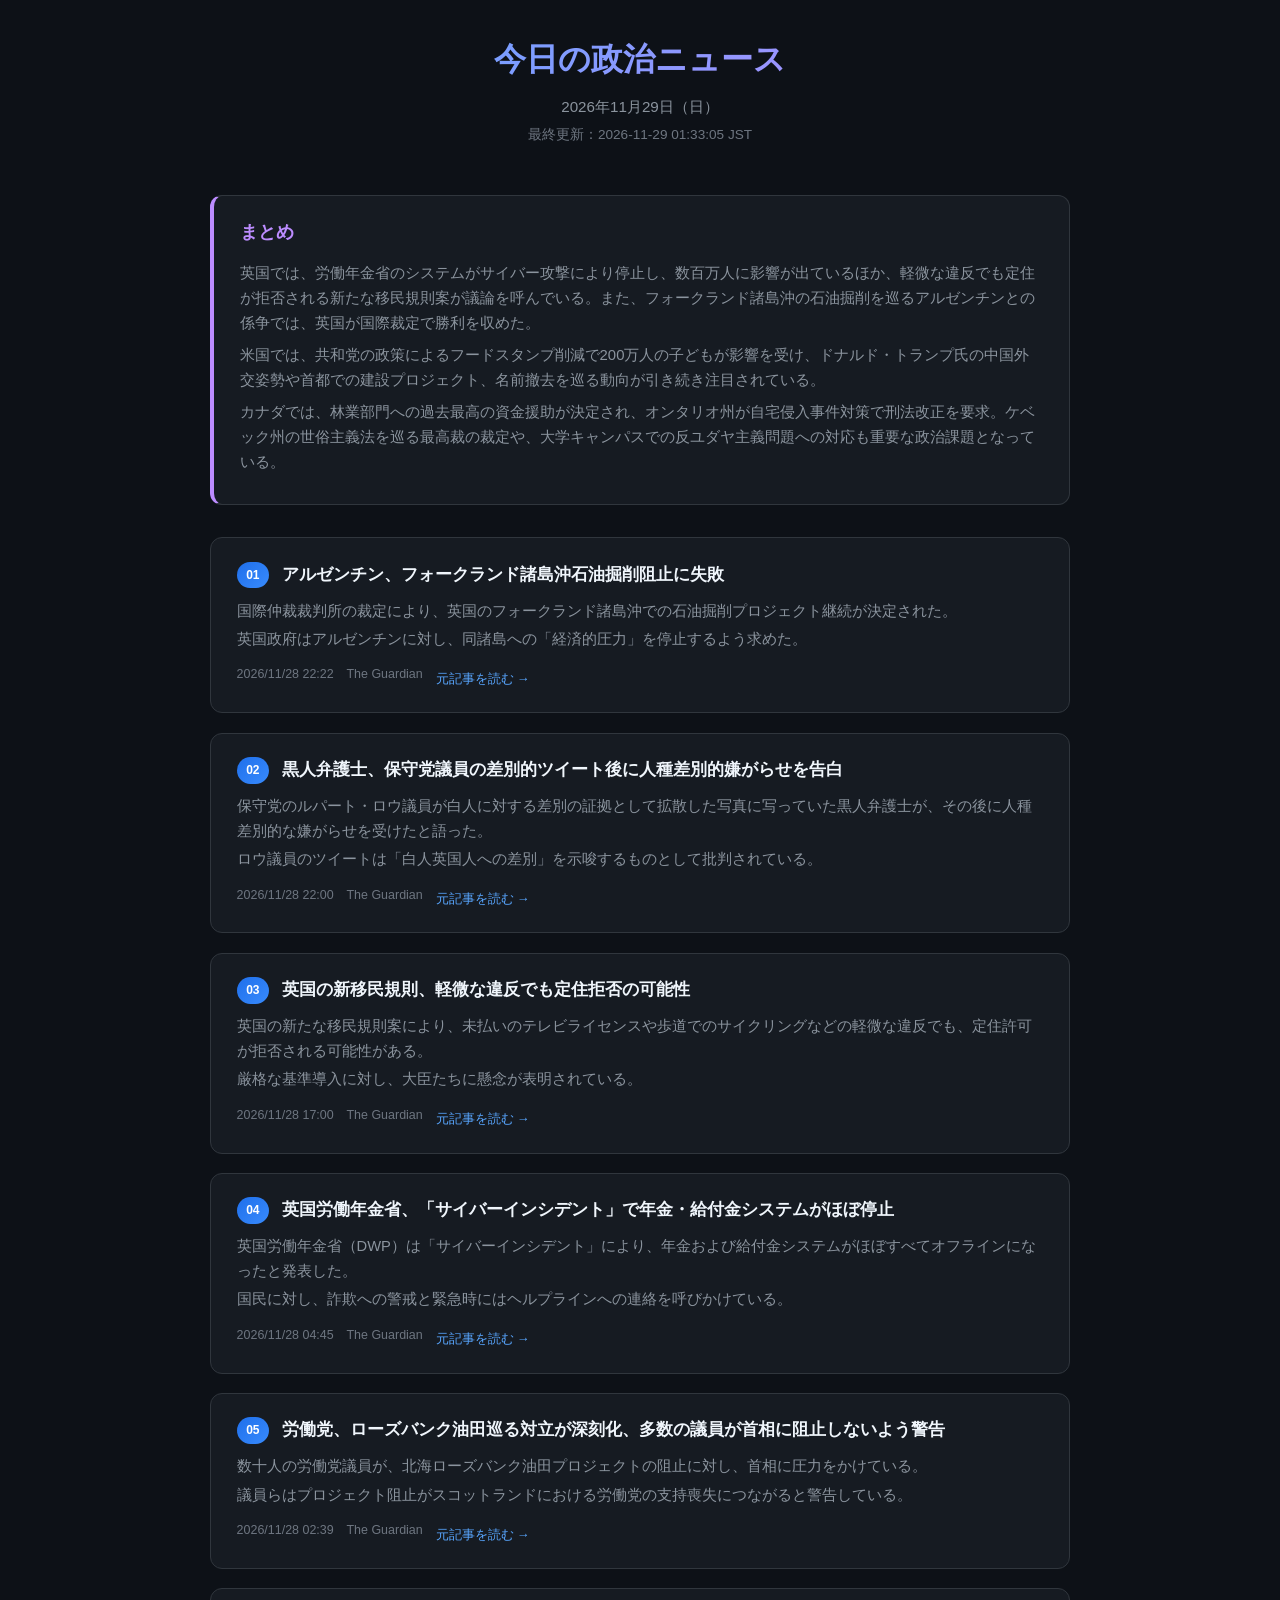
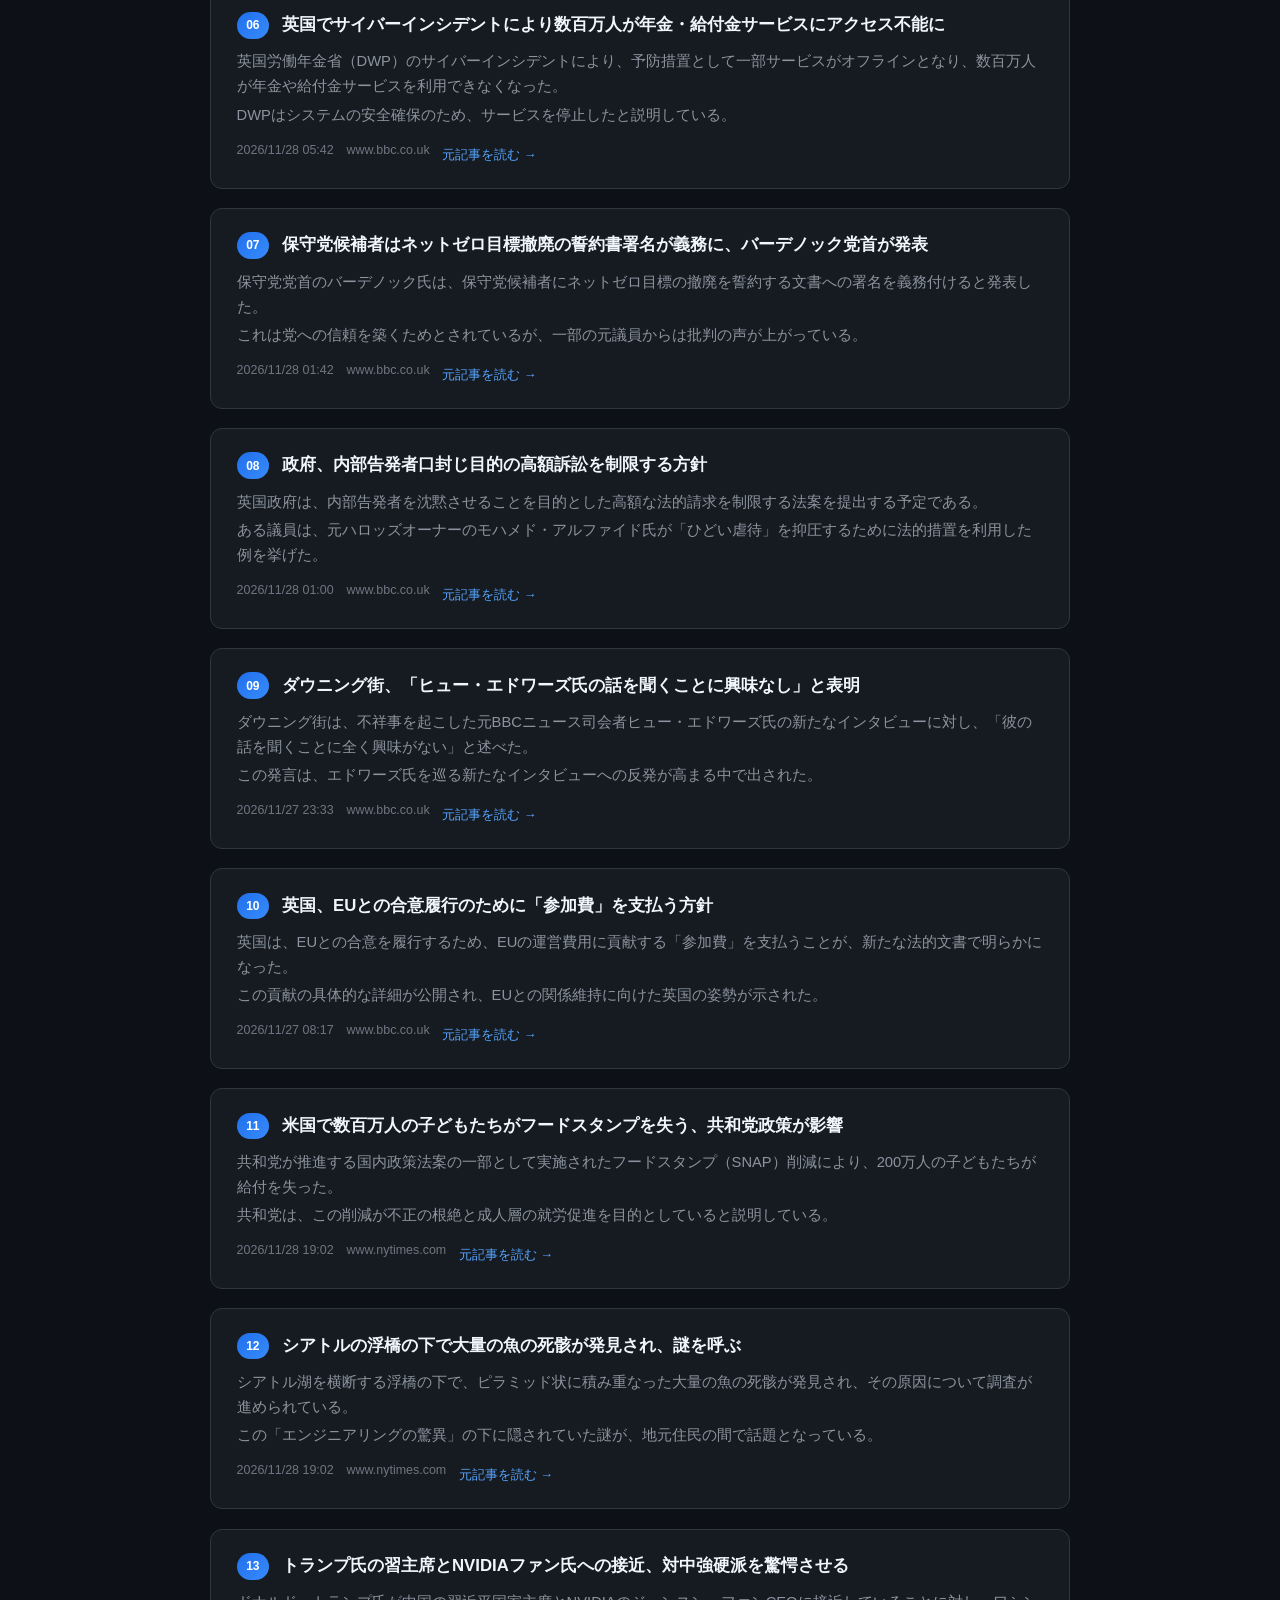
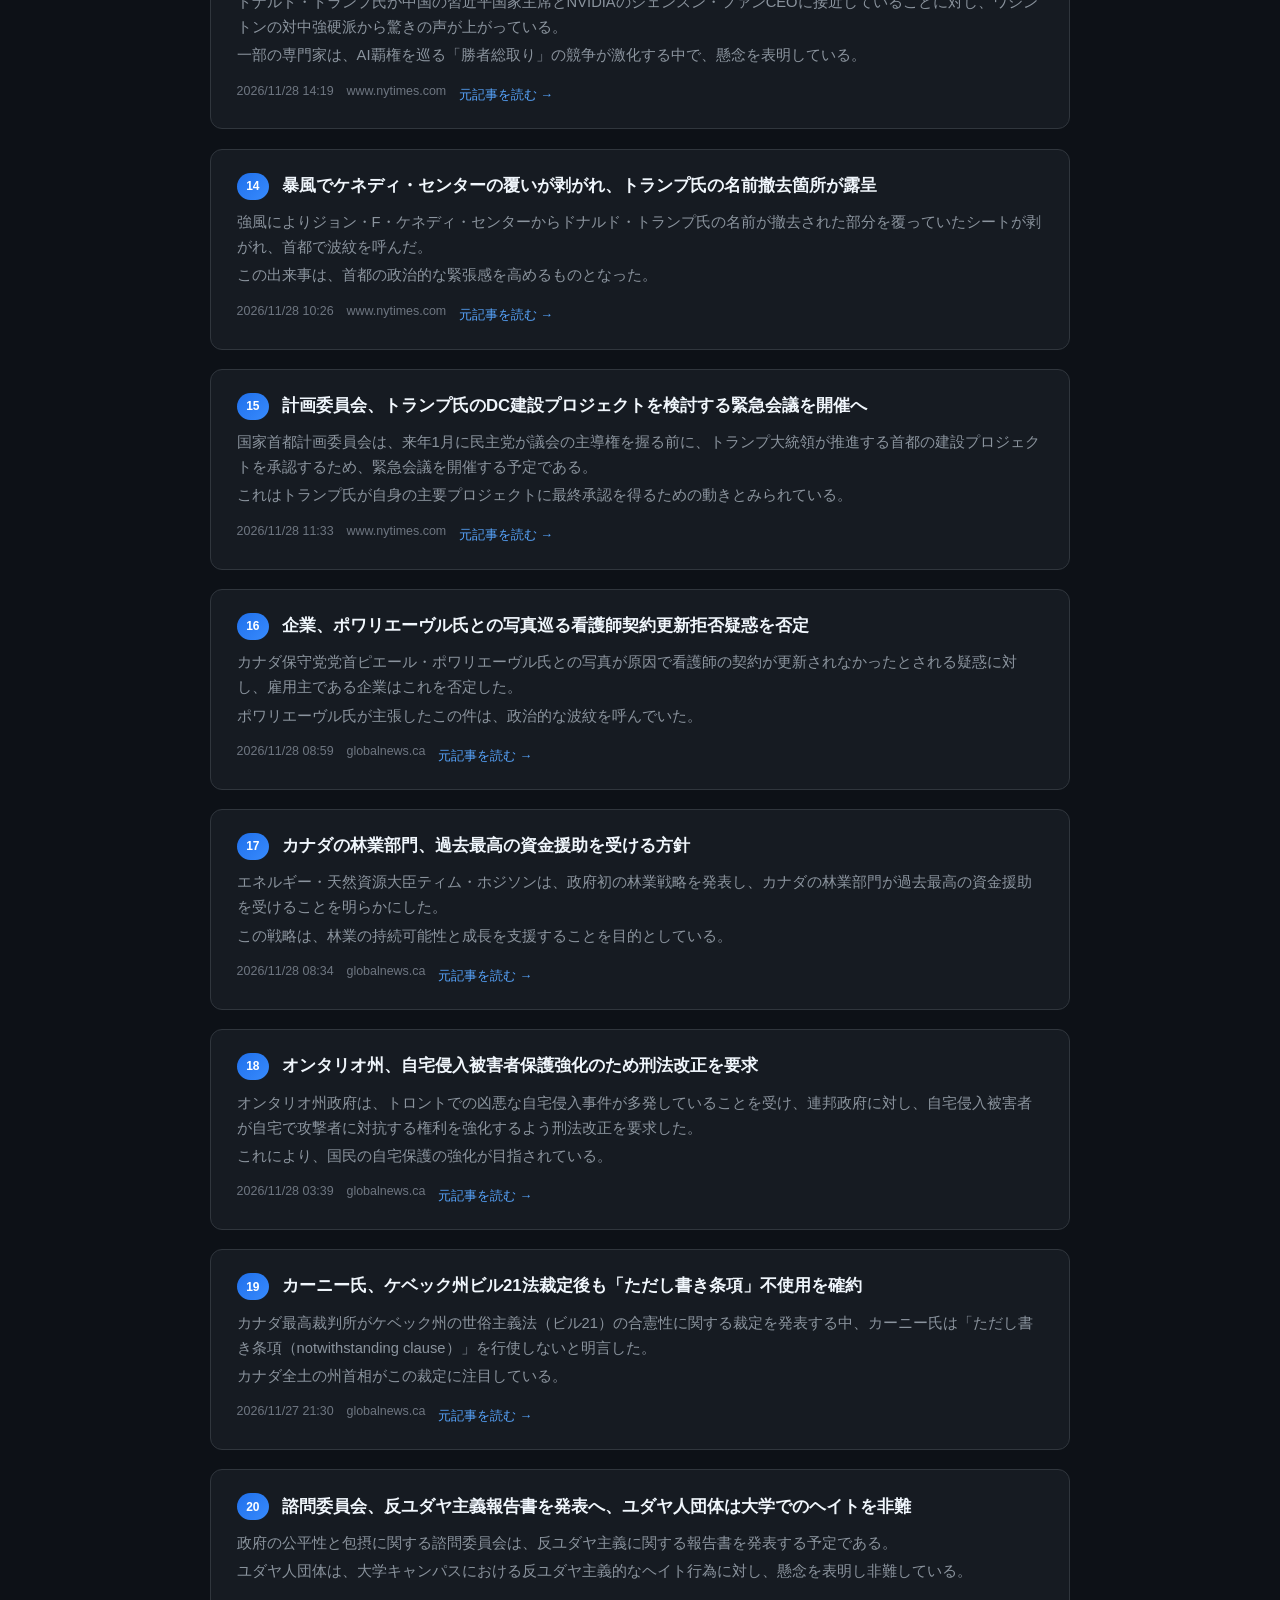
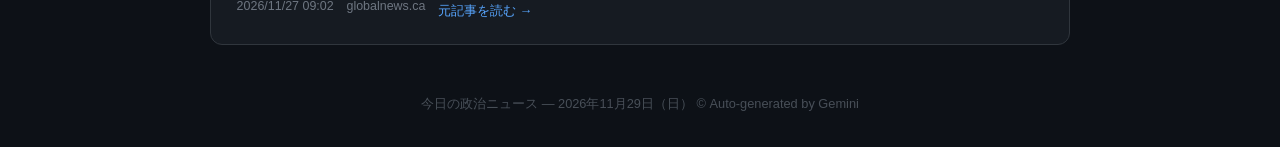
<file: politics.html>
<!DOCTYPE html>
<html lang="ja">
<head>
  <meta charset="UTF-8">
  <meta name="viewport" content="width=device-width, initial-scale=1.0">
  <title>今日の政治ニュース - 2026年11月29日（日）</title>
  <link rel="stylesheet" href="style.css">
  <style>
    .source-row { display: flex; align-items: center; gap: 0.8rem; margin-top: 0.5rem; }
    .pub-time { color: #6e7681; font-size: 0.78rem; white-space: nowrap; }
    .updated-at { color: #6e7681; font-size: 0.85rem; margin-top: 0.2rem; }
    .site-name { color: #6e7681; font-size: 0.78rem; white-space: nowrap; }
  </style>
</head>
<body>
  <div class="container">
    <header>
      <h1>今日の政治ニュース</h1>
      <p class="date">2026年11月29日（日）</p>
      <p class="updated-at">最終更新：2026-11-29 01:33:05 JST</p>
    </header>
    <div class="summary-section">
      <h3>まとめ</h3>
      <p>英国では、労働年金省のシステムがサイバー攻撃により停止し、数百万人に影響が出ているほか、軽微な違反でも定住が拒否される新たな移民規則案が議論を呼んでいる。また、フォークランド諸島沖の石油掘削を巡るアルゼンチンとの係争では、英国が国際裁定で勝利を収めた。</p>
      <p>米国では、共和党の政策によるフードスタンプ削減で200万人の子どもが影響を受け、ドナルド・トランプ氏の中国外交姿勢や首都での建設プロジェクト、名前撤去を巡る動向が引き続き注目されている。</p>
      <p>カナダでは、林業部門への過去最高の資金援助が決定され、オンタリオ州が自宅侵入事件対策で刑法改正を要求。ケベック州の世俗主義法を巡る最高裁の裁定や、大学キャンパスでの反ユダヤ主義問題への対応も重要な政治課題となっている。</p>
    </div>
    <div class="news-grid">
      <div class="card"><div class="card-header"><span class="badge">01</span><h2>アルゼンチン、フォークランド諸島沖石油掘削阻止に失敗</h2></div>        <p>国際仲裁裁判所の裁定により、英国のフォークランド諸島沖での石油掘削プロジェクト継続が決定された。</p>
        <p>英国政府はアルゼンチンに対し、同諸島への「経済的圧力」を停止するよう求めた。</p>
        <div class="source-row"><span class="pub-time">2026/11/28 22:22</span><span class="site-name">The Guardian</span><a class="source" href="https://www.theguardian.com/uk-news/2026/nov/28/argentina-oil-drilling-falkland-islands-international-tribunal" target="_blank">元記事を読む →</a></div></div>
      <div class="card"><div class="card-header"><span class="badge">02</span><h2>黒人弁護士、保守党議員の差別的ツイート後に人種差別的嫌がらせを告白</h2></div>        <p>保守党のルパート・ロウ議員が白人に対する差別の証拠として拡散した写真に写っていた黒人弁護士が、その後に人種差別的な嫌がらせを受けたと語った。</p>
        <p>ロウ議員のツイートは「白人英国人への差別」を示唆するものとして批判されている。</p>
        <div class="source-row"><span class="pub-time">2026/11/28 22:00</span><span class="site-name">The Guardian</span><a class="source" href="https://www.theguardian.com/law/2026/nov/28/black-barrister-tells-of-racist-abuse-after-rupert-lowe-viral-tweet" target="_blank">元記事を読む →</a></div></div>
      <div class="card"><div class="card-header"><span class="badge">03</span><h2>英国の新移民規則、軽微な違反でも定住拒否の可能性</h2></div>        <p>英国の新たな移民規則案により、未払いのテレビライセンスや歩道でのサイクリングなどの軽微な違反でも、定住許可が拒否される可能性がある。</p>
        <p>厳格な基準導入に対し、大臣たちに懸念が表明されている。</p>
        <div class="source-row"><span class="pub-time">2026/11/28 17:00</span><span class="site-name">The Guardian</span><a class="source" href="https://www.theguardian.com/uk-news/2026/nov/28/new-immigration-rules-uk-unpaid-tv-licence-cycling-pavement-adult-convictions" target="_blank">元記事を読む →</a></div></div>
      <div class="card"><div class="card-header"><span class="badge">04</span><h2>英国労働年金省、「サイバーインシデント」で年金・給付金システムがほぼ停止</h2></div>        <p>英国労働年金省（DWP）は「サイバーインシデント」により、年金および給付金システムがほぼすべてオフラインになったと発表した。</p>
        <p>国民に対し、詐欺への警戒と緊急時にはヘルプラインへの連絡を呼びかけている。</p>
        <div class="source-row"><span class="pub-time">2026/11/28 04:45</span><span class="site-name">The Guardian</span><a class="source" href="https://www.theguardian.com/politics/2026/nov/27/dwp-cyber-incident-pensions-benefits-systems-offline" target="_blank">元記事を読む →</a></div></div>
      <div class="card"><div class="card-header"><span class="badge">05</span><h2>労働党、ローズバンク油田巡る対立が深刻化、多数の議員が首相に阻止しないよう警告</h2></div>        <p>数十人の労働党議員が、北海ローズバンク油田プロジェクトの阻止に対し、首相に圧力をかけている。</p>
        <p>議員らはプロジェクト阻止がスコットランドにおける労働党の支持喪失につながると警告している。</p>
        <div class="source-row"><span class="pub-time">2026/11/28 02:39</span><span class="site-name">The Guardian</span><a class="source" href="https://www.theguardian.com/politics/2026/nov/27/rosebank-supporting-mps-warn-pm-blocking-the-oilfield-would-mean-lights-out-for-labour-in-scotland" target="_blank">元記事を読む →</a></div></div>
      <div class="card"><div class="card-header"><span class="badge">06</span><h2>英国でサイバーインシデントにより数百万人が年金・給付金サービスにアクセス不能に</h2></div>        <p>英国労働年金省（DWP）のサイバーインシデントにより、予防措置として一部サービスがオフラインとなり、数百万人が年金や給付金サービスを利用できなくなった。</p>
        <p>DWPはシステムの安全確保のため、サービスを停止したと説明している。</p>
        <div class="source-row"><span class="pub-time">2026/11/28 05:42</span><span class="site-name">www.bbc.co.uk</span><a class="source" href="https://www.bbc.co.uk/news/articles/c8wy5p6pv2e2o?at_medium=RSS&at_campaign=rss" target="_blank">元記事を読む →</a></div></div>
      <div class="card"><div class="card-header"><span class="badge">07</span><h2>保守党候補者はネットゼロ目標撤廃の誓約書署名が義務に、バーデノック党首が発表</h2></div>        <p>保守党党首のバーデノック氏は、保守党候補者にネットゼロ目標の撤廃を誓約する文書への署名を義務付けると発表した。</p>
        <p>これは党への信頼を築くためとされているが、一部の元議員からは批判の声が上がっている。</p>
        <div class="source-row"><span class="pub-time">2026/11/28 01:42</span><span class="site-name">www.bbc.co.uk</span><a class="source" href="https://www.bbc.co.uk/news/articles/cmwy95295835o?at_medium=RSS&at_campaign=rss" target="_blank">元記事を読む →</a></div></div>
      <div class="card"><div class="card-header"><span class="badge">08</span><h2>政府、内部告発者口封じ目的の高額訴訟を制限する方針</h2></div>        <p>英国政府は、内部告発者を沈黙させることを目的とした高額な法的請求を制限する法案を提出する予定である。</p>
        <p>ある議員は、元ハロッズオーナーのモハメド・アルファイド氏が「ひどい虐待」を抑圧するために法的措置を利用した例を挙げた。</p>
        <div class="source-row"><span class="pub-time">2026/11/28 01:00</span><span class="site-name">www.bbc.co.uk</span><a class="source" href="https://www.bbc.co.uk/news/articles/cw24ez2zvge0o?at_medium=RSS&at_campaign=rss" target="_blank">元記事を読む →</a></div></div>
      <div class="card"><div class="card-header"><span class="badge">09</span><h2>ダウニング街、「ヒュー・エドワーズ氏の話を聞くことに興味なし」と表明</h2></div>        <p>ダウニング街は、不祥事を起こした元BBCニュース司会者ヒュー・エドワーズ氏の新たなインタビューに対し、「彼の話を聞くことに全く興味がない」と述べた。</p>
        <p>この発言は、エドワーズ氏を巡る新たなインタビューへの反発が高まる中で出された。</p>
        <div class="source-row"><span class="pub-time">2026/11/27 23:33</span><span class="site-name">www.bbc.co.uk</span><a class="source" href="https://www.bbc.co.uk/news/articles/c60mdl2y2w3do?at_medium=RSS&at_campaign=rss" target="_blank">元記事を読む →</a></div></div>
      <div class="card"><div class="card-header"><span class="badge">10</span><h2>英国、EUとの合意履行のために「参加費」を支払う方針</h2></div>        <p>英国は、EUとの合意を履行するため、EUの運営費用に貢献する「参加費」を支払うことが、新たな法的文書で明らかになった。</p>
        <p>この貢献の具体的な詳細が公開され、EUとの関係維持に向けた英国の姿勢が示された。</p>
        <div class="source-row"><span class="pub-time">2026/11/27 08:17</span><span class="site-name">www.bbc.co.uk</span><a class="source" href="https://www.bbc.co.uk/news/articles/ck2057x387ego?at_medium=RSS&at_campaign=rss" target="_blank">元記事を読む →</a></div></div>
      <div class="card"><div class="card-header"><span class="badge">11</span><h2>米国で数百万人の子どもたちがフードスタンプを失う、共和党政策が影響</h2></div>        <p>共和党が推進する国内政策法案の一部として実施されたフードスタンプ（SNAP）削減により、200万人の子どもたちが給付を失った。</p>
        <p>共和党は、この削減が不正の根絶と成人層の就労促進を目的としていると説明している。</p>
        <div class="source-row"><span class="pub-time">2026/11/28 19:02</span><span class="site-name">www.nytimes.com</span><a class="source" href="https://www.nytimes.com/2026/11/28/us/politics/snap-cuts-children-trump.html" target="_blank">元記事を読む →</a></div></div>
      <div class="card"><div class="card-header"><span class="badge">12</span><h2>シアトルの浮橋の下で大量の魚の死骸が発見され、謎を呼ぶ</h2></div>        <p>シアトル湖を横断する浮橋の下で、ピラミッド状に積み重なった大量の魚の死骸が発見され、その原因について調査が進められている。</p>
        <p>この「エンジニアリングの驚異」の下に隠されていた謎が、地元住民の間で話題となっている。</p>
        <div class="source-row"><span class="pub-time">2026/11/28 19:02</span><span class="site-name">www.nytimes.com</span><a class="source" href="https://www.nytimes.com/2026/11/28/us/dead-fish-mystery-seattle.html" target="_blank">元記事を読む →</a></div></div>
      <div class="card"><div class="card-header"><span class="badge">13</span><h2>トランプ氏の習主席とNVIDIAファン氏への接近、対中強硬派を驚愕させる</h2></div>        <p>ドナルド・トランプ氏が中国の習近平国家主席とNVIDIAのジェンスン・ファンCEOに接近していることに対し、ワシントンの対中強硬派から驚きの声が上がっている。</p>
        <p>一部の専門家は、AI覇権を巡る「勝者総取り」の競争が激化する中で、懸念を表明している。</p>
        <div class="source-row"><span class="pub-time">2026/11/28 14:19</span><span class="site-name">www.nytimes.com</span><a class="source" href="https://www.nytimes.com/2026/11/28/us/politics/trump-china-critics-nvidia.html" target="_blank">元記事を読む →</a></div></div>
      <div class="card"><div class="card-header"><span class="badge">14</span><h2>暴風でケネディ・センターの覆いが剥がれ、トランプ氏の名前撤去箇所が露呈</h2></div>        <p>強風によりジョン・F・ケネディ・センターからドナルド・トランプ氏の名前が撤去された部分を覆っていたシートが剥がれ、首都で波紋を呼んだ。</p>
        <p>この出来事は、首都の政治的な緊張感を高めるものとなった。</p>
        <div class="source-row"><span class="pub-time">2026/11/28 10:26</span><span class="site-name">www.nytimes.com</span><a class="source" href="https://www.nytimes.com/2026/11/27/us/politics/kennedy-center-trump-name-tarp.html" target="_blank">元記事を読む →</a></div></div>
      <div class="card"><div class="card-header"><span class="badge">15</span><h2>計画委員会、トランプ氏のDC建設プロジェクトを検討する緊急会議を開催へ</h2></div>        <p>国家首都計画委員会は、来年1月に民主党が議会の主導権を握る前に、トランプ大統領が推進する首都の建設プロジェクトを承認するため、緊急会議を開催する予定である。</p>
        <p>これはトランプ氏が自身の主要プロジェクトに最終承認を得るための動きとみられている。</p>
        <div class="source-row"><span class="pub-time">2026/11/28 11:33</span><span class="site-name">www.nytimes.com</span><a class="source" href="https://www.nytimes.com/2026/11/27/us/politics/planning-board-trump-construction-meeting.html" target="_blank">元記事を読む →</a></div></div>
      <div class="card"><div class="card-header"><span class="badge">16</span><h2>企業、ポワリエーヴル氏との写真巡る看護師契約更新拒否疑惑を否定</h2></div>        <p>カナダ保守党党首ピエール・ポワリエーヴル氏との写真が原因で看護師の契約が更新されなかったとされる疑惑に対し、雇用主である企業はこれを否定した。</p>
        <p>ポワリエーヴル氏が主張したこの件は、政治的な波紋を呼んでいた。</p>
        <div class="source-row"><span class="pub-time">2026/11/28 08:59</span><span class="site-name">globalnews.ca</span><a class="source" href="https://globalnews.ca/news/12169635/poilievre-nurse-photo/" target="_blank">元記事を読む →</a></div></div>
      <div class="card"><div class="card-header"><span class="badge">17</span><h2>カナダの林業部門、過去最高の資金援助を受ける方針</h2></div>        <p>エネルギー・天然資源大臣ティム・ホジソンは、政府初の林業戦略を発表し、カナダの林業部門が過去最高の資金援助を受けることを明らかにした。</p>
        <p>この戦略は、林業の持続可能性と成長を支援することを目的としている。</p>
        <div class="source-row"><span class="pub-time">2026/11/28 08:34</span><span class="site-name">globalnews.ca</span><a class="source" href="https://globalnews.ca/news/12169572/canada-forestry-sector-funding/" target="_blank">元記事を読む →</a></div></div>
      <div class="card"><div class="card-header"><span class="badge">18</span><h2>オンタリオ州、自宅侵入被害者保護強化のため刑法改正を要求</h2></div>        <p>オンタリオ州政府は、トロントでの凶悪な自宅侵入事件が多発していることを受け、連邦政府に対し、自宅侵入被害者が自宅で攻撃者に対抗する権利を強化するよう刑法改正を要求した。</p>
        <p>これにより、国民の自宅保護の強化が目指されている。</p>
        <div class="source-row"><span class="pub-time">2026/11/28 03:39</span><span class="site-name">globalnews.ca</span><a class="source" href="https://globalnews.ca/news/12168990/ontario-home-invasions-legal-protections/" target="_blank">元記事を読む →</a></div></div>
      <div class="card"><div class="card-header"><span class="badge">19</span><h2>カーニー氏、ケベック州ビル21法裁定後も「ただし書き条項」不使用を確約</h2></div>        <p>カナダ最高裁判所がケベック州の世俗主義法（ビル21）の合憲性に関する裁定を発表する中、カーニー氏は「ただし書き条項（notwithstanding clause）」を行使しないと明言した。</p>
        <p>カナダ全土の州首相がこの裁定に注目している。</p>
        <div class="source-row"><span class="pub-time">2026/11/27 21:30</span><span class="site-name">globalnews.ca</span><a class="source" href="https://globalnews.ca/news/12168617/supreme-court-secularism-law-ruling/" target="_blank">元記事を読む →</a></div></div>
      <div class="card"><div class="card-header"><span class="badge">20</span><h2>諮問委員会、反ユダヤ主義報告書を発表へ、ユダヤ人団体は大学でのヘイトを非難</h2></div>        <p>政府の公平性と包摂に関する諮問委員会は、反ユダヤ主義に関する報告書を発表する予定である。</p>
        <p>ユダヤ人団体は、大学キャンパスにおける反ユダヤ主義的なヘイト行為に対し、懸念を表明し非難している。</p>
        <div class="source-row"><span class="pub-time">2026/11/27 09:02</span><span class="site-name">globalnews.ca</span><a class="source" href="https://globalnews.ca/news/12168223/antisemitism-on-campus/" target="_blank">元記事を読む →</a></div></div>

    </div>
    <footer>
      <p>今日の政治ニュース &mdash; 2026年11月29日（日） &copy; Auto-generated by Gemini</p>
    </footer>
  </div>
</body>
</html>
</file>
<file: style.css>
* { box-sizing: border-box; margin: 0; padding: 0; }
body {
  background: #0d1117;
  color: #e6edf3;
  font-family: 'Segoe UI', 'Helvetica Neue', Arial, sans-serif;
  line-height: 1.7;
  padding: 2rem 1rem;
}
header { text-align: center; margin-bottom: 3rem; }
header h1 {
  font-size: 2rem;
  font-weight: 700;
  background: linear-gradient(135deg, #58a6ff, #bc8cff);
  -webkit-background-clip: text;
  -webkit-text-fill-color: transparent;
  background-clip: text;
  margin-bottom: 0.5rem;
}
header p.date { color: #8b949e; font-size: 0.95rem; }
.container { max-width: 860px; margin: 0 auto; }
.news-grid { display: grid; gap: 1.2rem; }
.card {
  background: #161b22;
  border: 1px solid #30363d;
  border-radius: 12px;
  padding: 1.4rem 1.6rem;
  transition: border-color 0.2s, transform 0.2s;
}
.card:hover { border-color: #58a6ff; transform: translateY(-2px); }
.card-header { display: flex; align-items: center; gap: 0.8rem; margin-bottom: 0.6rem; }
.badge {
  background: linear-gradient(135deg, #1f6feb, #388bfd);
  color: #fff;
  font-size: 0.75rem;
  font-weight: 700;
  padding: 0.2rem 0.6rem;
  border-radius: 20px;
  white-space: nowrap;
}
.card h2 { font-size: 1.05rem; font-weight: 600; color: #f0f6fc; }
.card p { color: #8b949e; font-size: 0.92rem; margin-top: 0.3rem; }
.card p + p { margin-top: 0.2rem; }
.card a.source {
  display: inline-block;
  margin-top: 0.5rem;
  color: #58a6ff;
  font-size: 0.8rem;
  text-decoration: none;
}
.card a.source:hover { text-decoration: underline; }
.summary-section {
  background: #161b22;
  border: 1px solid #30363d;
  border-left: 4px solid #bc8cff;
  border-radius: 12px;
  padding: 1.4rem 1.6rem;
  margin-bottom: 2rem;
}
.summary-section h3 { font-size: 1.1rem; color: #bc8cff; margin-bottom: 0.8rem; }
.summary-section p { color: #8b949e; font-size: 0.93rem; margin-bottom: 0.4rem; }
footer { text-align: center; margin-top: 3rem; color: #484f58; font-size: 0.8rem; }

.updated-at {
  color: #6e7681;
  font-size: 0.85rem;
  margin-top: 0.2rem;
}

.category-grid {
  display: grid;
  grid-template-columns: repeat(auto-fit, minmax(280px, 1fr));
  gap: 1.2rem;
  margin-bottom: 2rem;
}
.category-card {
  display: block;
  text-decoration: none;
  background: #161b22;
  border: 1px solid #30363d;
  border-radius: 12px;
  padding: 1.8rem 1.6rem;
  transition: border-color 0.2s, transform 0.2s;
}
.category-card:hover {
  border-color: #58a6ff;
  transform: translateY(-2px);
}
.category-badge {
  display: inline-block;
  background: linear-gradient(135deg, #1f6feb, #388bfd);
  color: #fff;
  font-size: 0.75rem;
  font-weight: 700;
  padding: 0.2rem 0.7rem;
  border-radius: 20px;
  margin-bottom: 0.8rem;
}
.category-title {
  font-size: 1.15rem;
  font-weight: 600;
  color: #f0f6fc;
  margin-bottom: 0.6rem;
}
.category-desc {
  color: #8b949e;
  font-size: 0.92rem;
  margin-bottom: 0.6rem;
}
.category-meta {
  color: #484f58;
  font-size: 0.78rem;
}
</file>
